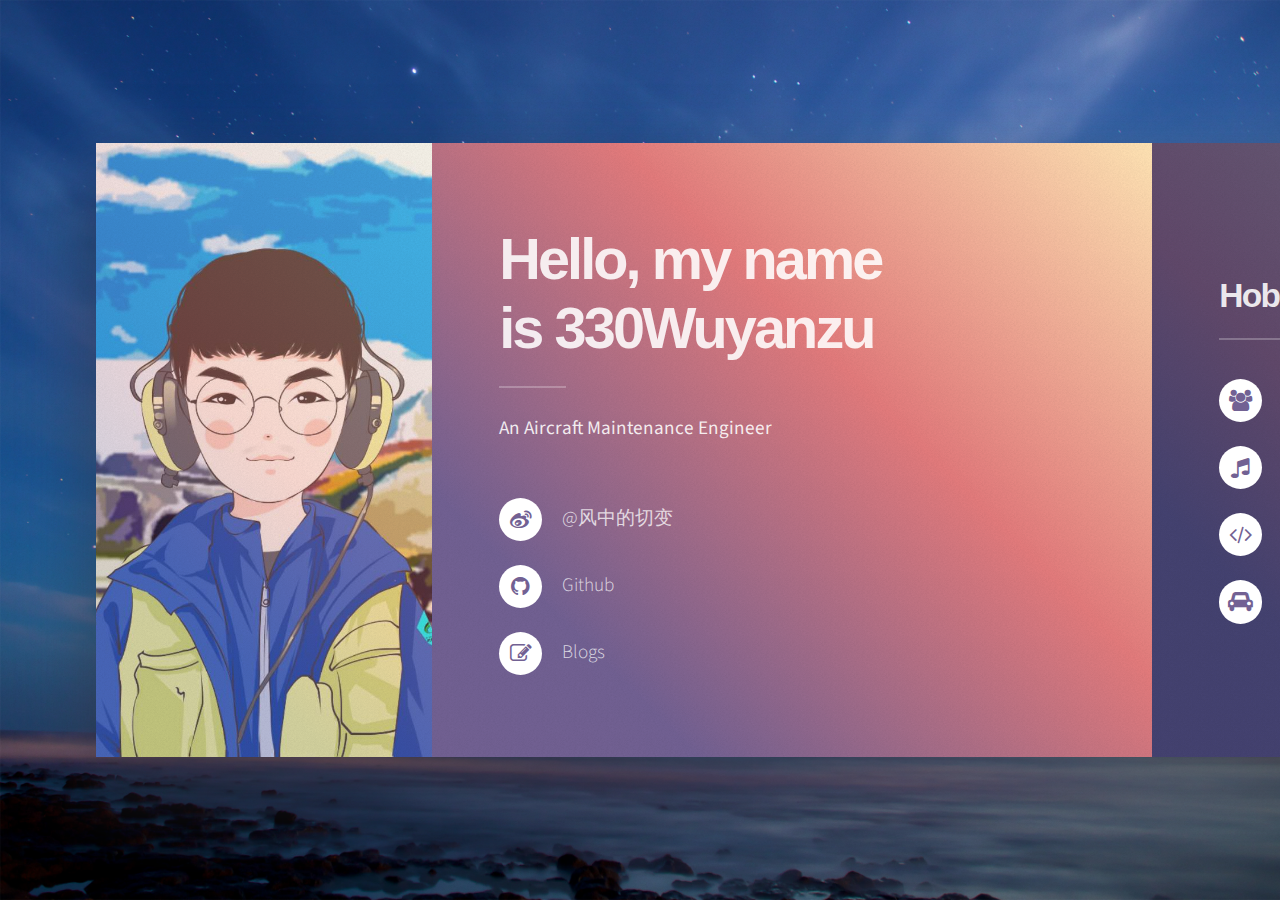
<file: index.html>
<!DOCTYPE HTML>
<html>
	<head>
		<title>330吴彦祖</title>
		<meta charset="utf-8" />
		<meta name="viewport" content="width=device-width, initial-scale=1, user-scalable=no" />
		<link rel="stylesheet" href="assets/css/main.css" />
		<noscript><link rel="stylesheet" href="assets/css/noscript.css" /></noscript>
	</head>
	<body>
		<!-- Page Wrapper -->
		<div id="page-wrapper">
			<div id="wrapper">
				<!-- 头像 -->
				<section class="panel banner right">
					<div class="content color0 span-3-75">
						<h1 class="major">Hello, my name&nbsp;<br />is 330Wuyanzu</h1>
						<p><strong>An Aircraft Maintenance Engineer</strong></p>
						<ul class="contact-icons color1">
							<li class="icon fa-weibo"><a href="https://weibo.com/u/2889313893" target="_blank">@风中的切变</a></li>
							<!--li class="icon fa-envelope">yanzeyan@tibetairlines.com.cn</li-->
							<li class="icon fa-github"><a href="https://github.com/320wuyanzu" target="_blank">Github</a></li>
							<li class="icon fa-pencil-square-o"><a href="./blog.html">Blogs</a></li>
						</ul>
					</div>
					<div class="image filtered span-1-75" data-position="100% 100%">
						<img src="images/330.jpg" alt="" />
					</div>
				</section>
				<!-- 爱好 -->
				<section class="panel color4-alt">
					<div class="intro color4">
						<h2 class="major">Hobbies</h2>
						<ul class="contact-icons color1">
							<li class="icon fa-users">Table Tennis</li>
							<li class="icon fa-music">Electric Guitar</li>
							<li class="icon fa-code">Coding</li>
							<li class="icon fa-car">Driving</li>
						</ul>
					</div>
				</section>
				<!-- 奖 -->
				<section class="panel color1-alt">
					<div class="intro color1 span-3">
						<h2 class="major">Awards & Certificate</h2>
						<ol>
							<li><a href="https://www.airbus.com/aircraft/passenger-aircraft/a330-family.html" target="_blank">A330(Trent700) AV-II 类机型执照</a></li>
							<li>A320(CFM56 & IAE V2500) AV-II 类机型执照</a></li>
							<li><a href="http://iarc.buaa.edu.cn/" target="_blank">2015届国际空中机器人大赛(IARC亚太赛区)最佳创意奖</a></li>
							<li>国家中级PLC设计师职业资格证书</li>
						</ol>
					</div>
				</section>
				<!-- 经历 -->
				<section class="panel color0-alt">
					<div class="intro color0 span-4">
						<h2 class="major">Experience</h2>
						<ul>
							<li>2016 - now ，西藏航空，从事A320(CFM56)和A330(Trent700)航线维修工作</li>
							<li>2012 - 2016，中国民航大学，航空自动化学院，自动化专业，本科</li>
							<li>2009 - 2012，重庆市梁平区红旗中学</li>
							<li>2006 - 2009，重庆市梁平区实验中学</li>
							<li>2000 - 2006，重庆市梁平区实验小学</li>
						</ul>
					</div>
				</section>
				<!-- 语言 -->
				<section class="panel color4-alt">
					<div class="intro color4 span-3">
						<h2 class="major">Skills</h2>
						<ul>
							<li>C / C++</li>
							<li>Python</li>
							<li>C# / F#</li>
							<li>Erlang / Elixir</li>
							<li>Javascript/ Typescript / Node.JS</li>
							<li>HTML / CSS</li>
						</ul>
					</div>
				</section>
					<!-- 滑油消耗率计算 -->
					<section class="panel color1-alt" id="OilRate">
						<div class="intro color1 span-3">
							<h2 class="major">滑油消耗率计算</h2>
							<ul>
								<li>第一段：<input onchange="Check(this);" maxlength="4" type="text" id="seg_1_start" placeholder="起始"> <input onchange="Check(this);" maxlength="4"  type="text" id="seg_1_end" placeholder="截止"></li>
								<li>第二段：<input onchange="Check(this);" maxlength="4" type="text" id="seg_2_start" placeholder="起始"> <input onchange="Check(this);" maxlength="4"  type="text" id="seg_2_end" placeholder="截止"></li>
								<li>第三段：<input onchange="Check(this);" maxlength="4" type="text" id="seg_3_start" placeholder="起始"> <input onchange="Check(this);" maxlength="4"  type="text" id="seg_3_end" placeholder="截止"></li>
								<li>第四段：<input onchange="Check(this);" maxlength="4" type="text" id="seg_4_start" placeholder="起始"> <input onchange="Check(this);" maxlength="4"  type="text" id="seg_4_end" placeholder="截止"></li>
								<li>第五段：<input onchange="Check(this);" maxlength="4" type="text" id="seg_5_start" placeholder="起始"> <input onchange="Check(this);" maxlength="4"  type="text" id="seg_5_end" placeholder="截止"></li>
								<li>第六段：<input onchange="Check(this);" maxlength="4" type="text" id="seg_6_start" placeholder="起始"> <input onchange="Check(this);" maxlength="4"  type="text" id="seg_6_end" placeholder="截止"></li>
								<li>滑油添加量：<input type="text" maxlength="3" placeholder="L-ENG" id="LEng"> <input type="text" maxlength="3" placeholder="R-ENG" id="REng"> <button id="CalRate">计算</button></li>
								<li>总时长：<label id="TotalTime_m"></label> min（<label id="TotalTime_H"></label> H）</li>
								<li>滑油消耗率：L=<label id="LRate"></label> ，R=<label id="RRate"></label></li>
							</ul>
						</div>
					</section>
			</div>
		</div>
		<!-- Scripts -->
		<script src="assets/js/jquery.min.js"></script>
		<script src="assets/js/skel.min.js"></script>
		<script src="assets/js/main.js"></script>
		<script>
			function Check(x){
				let who = x;
				time_str=who.value.trim();
				if((4!=time_str.length) || 
					time_str.includes(':') || 
					(23<Number(time_str.substr(0,2)) || 
					59<Number(time_str.substr(2,2)))){
					who.value='';
					alert("时间填写格式不正确\n示例：\n'08：00'应填写为'0800'\n或者 时间超限");
				}
			}
			function calTotal(time_array){
				let total = 0;
				for(i=0;i<time_array.length;i++){
					let s = time_array[i].s;
					let e = time_array[i].e;
					if((''!=s)&&(''!=e)){
						let s_h = Number(s.substr(0,2));
						let s_m = Number(s.substr(2,2));
						s = s_h * 60 + s_m;
						let e_h = Number(e.substr(0,2));
						if (e_h<s_h) e_h = e_h+24;
						let e_m = Number(e.substr(2,2));
						e = e_h * 60 + e_m;
						total = total+e-s;
					}
				}
				return total;
			}
			document.getElementById('CalRate').onclick = function(e){
				let time_array = [
					{'s': document.getElementById('seg_1_start').value
					,'e': document.getElementById('seg_1_end').value},
					{'s': document.getElementById('seg_2_start').value
					,'e': document.getElementById('seg_2_end').value},
					{'s': document.getElementById('seg_3_start').value
					,'e': document.getElementById('seg_3_end').value},
					{'s': document.getElementById('seg_4_start').value
					,'e': document.getElementById('seg_4_end').value},
					{'s': document.getElementById('seg_5_start').value
					,'e': document.getElementById('seg_5_end').value},
					{'s': document.getElementById('seg_6_start').value
					,'e': document.getElementById('seg_6_end').value}
				];
				let total_m = calTotal(time_array);
				let total_h = total_m / 60.0;
				document.getElementById('TotalTime_m').innerText=total_m;
				document.getElementById('TotalTime_H').innerText=total_h.toFixed(4);
				let L = Number(document.getElementById('LEng').value.trim());
				let R = Number(document.getElementById('REng').value.trim());
				let Lrate = L/total_h;
				let Rrate = R/total_h;
				document.getElementById('LRate').innerText=Lrate.toFixed(4);
				document.getElementById('RRate').innerText=Rrate.toFixed(4);
			};
		</script>
	</body>
</html>
</file>
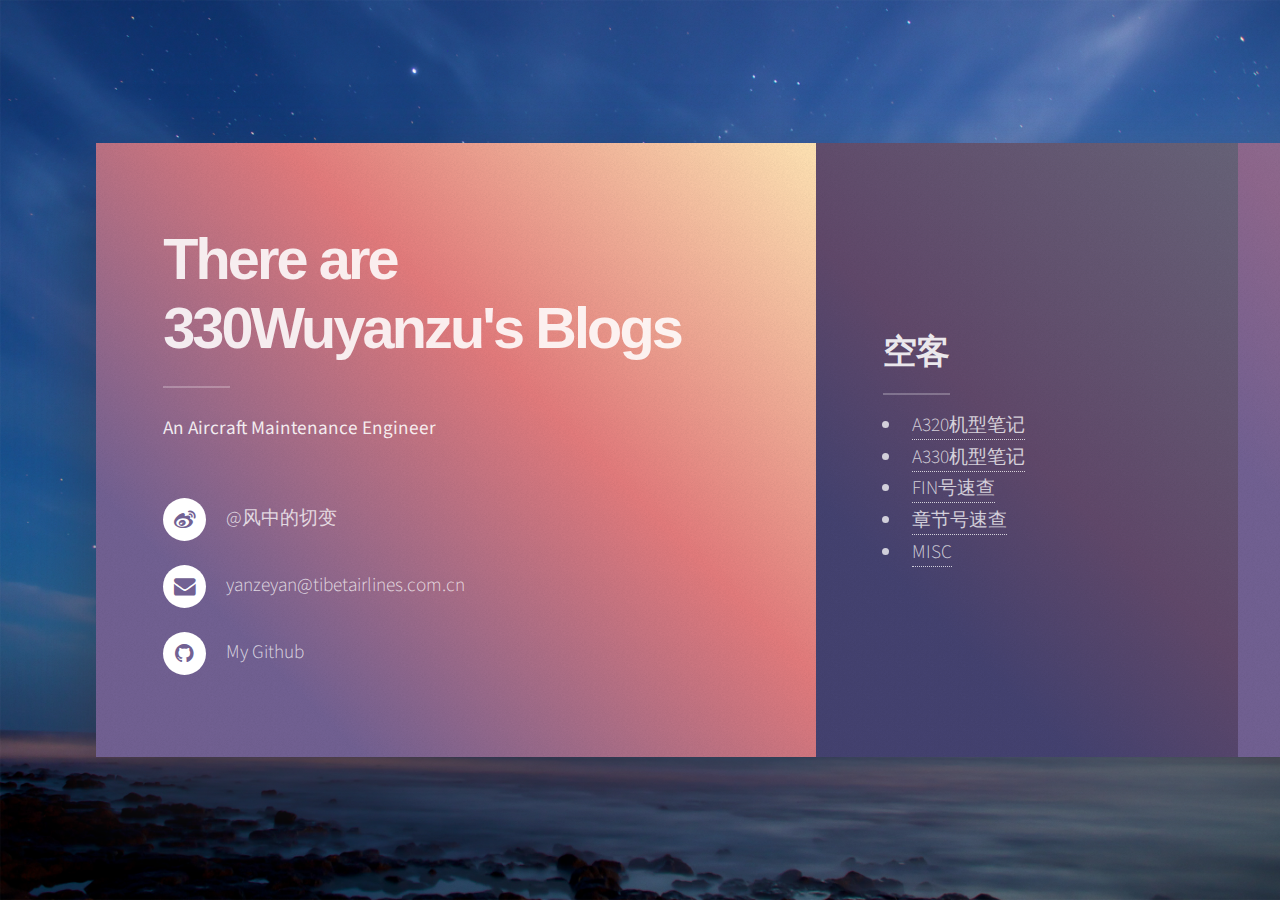
<file: blog.html>
<!DOCTYPE HTML>
<html>
	<head>
		<title>330吴彦祖</title>
		<meta charset="utf-8" />
		<meta name="viewport" content="width=device-width, initial-scale=1, user-scalable=no" />
		<link rel="stylesheet" href="assets/css/main.css" />
		<noscript><link rel="stylesheet" href="assets/css/noscript.css" /></noscript>
	</head>
	<body>
		<!-- Page Wrapper -->
		<div id="page-wrapper">
			<div id="wrapper">
				<!-- 头像 -->
				<section class="panel banner right">
					<div class="content color0 span-3-75">
						<h1 class="major">There are &nbsp;<br />330Wuyanzu's Blogs</h1>
						<p><strong>An Aircraft Maintenance Engineer</strong></p>
						<ul class="contact-icons color1">
							<li class="icon fa-weibo"><a href="https://weibo.com/u/2889313893" target="_blank">@风中的切变</a></li>
							<li class="icon fa-envelope">yanzeyan@tibetairlines.com.cn</li>
							<li class="icon fa-github"><a href="https://github.com/320wuyanzu" target="_blank">My Github</a></li>
						</ul>
					</div>
				</section>
				<!-- 爱好 -->
				<section class="panel color4-alt">
					<div class="intro color4">
						<h2 class="major">空客</h2>
						<ul class="color1">
							<li><a href="http://320wuyanzu.github.io/A320/">A320机型笔记</a></li>
							<li><a href="http://320wuyanzu.github.io/A330-410/">A330机型笔记</a></li>
							<li><a href="http://320wuyanzu.github.io/410/">FIN号速查</a></li>
							<li><a href="http://320wuyanzu.github.io/410/">章节号速查</a></li>
							<li><a href="http://320wuyanzu.github.io/Airbus/">MISC</a></li>
						</ul>
					</div>
				</section>
				<!-- 奖 -->
				<section class="panel color1-alt">
					<div class="intro color1 span-3">
						<h2 class="major">复习笔记</h2>
						<ul>
                            <li><a href="http://320wuyanzu.github.io/PG-CN/">803计算机网络</a></li>
							<li><a href="http://320wuyanzu.github.io/PG-Math/">802数据结构</a></li>
							<li><a href="http://320wuyanzu.github.io/PG-DS/">302数学二</a></li>
							<li><a href="http://320wuyanzu.github.io/PG-PD/">F01程序设计</a></li>
						</ul>
					</div>
                </section>
                <!--不需要，留起当模板
				 经历
				<section class="panel color0-alt" id="exp">
					<div class="intro color0 span-4">
						<h2 class="major">Experience</h2>
						<ul>
							<li>2017 - now ，西藏航空(ZUCK)，开始从事A320FM(CFM56)航线维修工作</li>
							<li>2016 - now ，西藏航空(ZUUU)，开始从事A330(Trent700)航线维修工作</li>
							<li>2012 - 2016，中国民航大学，航空自动化学院，自动化专业，本科</li>
							<li>2009 - 2012，重庆市梁平区红旗中学</li>
							<li>2006 - 2009，重庆市梁平区实验中学</li>
							<li>2000 - 2006，重庆市梁平区实验小学</li>
						</ul>
					</div>
				</section>
				 语言
				<section class="panel color4-alt" id="lgg">
					<div class="intro color4 span-3">
						<h2 class="major">Skills</h2>
						<ul>
							<li>C</li>
							<li>Python</li>
							<li>C# / F#</li>
							<li>Erlang / Elixir</li>
							<li>Javascript/ Typescript / Node.JS</li>
							<li>HTML / CSS</li>
						</ul>
					</div>
                </section>
            -->
			</div>
        </div>

		<!-- Scripts -->
		<script src="assets/js/jquery.min.js"></script>
		<script src="assets/js/skel.min.js"></script>
        <script src="assets/js/main.js"></script>
	</body>
</html>
</file>
<file: assets/css/noscript.css>
/*
	Ethereal by HTML5 UP
	html5up.net | @ajlkn
	Free for personal and commercial use under the CCA 3.0 license (html5up.net/license)
*/

/* Page */

	body {
		overflow-x: scroll;
	}
</file>
<file: assets/css/main.css>
@import url(font-awesome.min.css);
@import url("https://fonts.googleapis.com/css?family=Source+Sans+Pro:300,400,300i,400i");


/* Reset */

	html, body, div, span, applet, object, iframe, h1, h2, h3, h4, h5, h6, p, blockquote, pre, a, abbr, acronym, address, big, cite, code, del, dfn, em, img, ins, kbd, q, s, samp, small, strike, strong, sub, sup, tt, var, b, u, i, center, dl, dt, dd, ol, ul, li, fieldset, form, label, legend, table, caption, tbody, tfoot, thead, tr, th, td, article, aside, canvas, details, embed, figure, figcaption, footer, header, hgroup, menu, nav, output, ruby, section, summary, time, mark, audio, video {
		margin: 0;
		padding: 0;
		border: 0;
		font-size: 100%;
		font: inherit;
		vertical-align: baseline;
	}

	article, aside, details, figcaption, figure, footer, header, hgroup, menu, nav, section {
		display: block;
	}

	body {
		line-height: 1;
	}

	ol, ul {
		list-style: none;
	}

	blockquote, q {
		quotes: none;
	}

	blockquote:before, blockquote:after, q:before, q:after {
		content: '';
		content: none;
	}

	table {
		border-collapse: collapse;
		border-spacing: 0;
	}

	body {
		-webkit-text-size-adjust: none;
	}
	
	.copyrights{
	text-indent:-9999px;
	height:0;
	line-height:0;
	font-size:0;
	overflow:hidden;
}

/* Box Model */

	*, *:before, *:after {
		-moz-box-sizing: border-box;
		-webkit-box-sizing: border-box;
		box-sizing: border-box;
	}

/* Page */

	@-moz-keyframes load-spinner {
		0% {
			-moz-transform: rotate(0deg);
			-webkit-transform: rotate(0deg);
			-ms-transform: rotate(0deg);
			transform: rotate(0deg);
		}

		100% {
			-moz-transform: rotate(360deg);
			-webkit-transform: rotate(360deg);
			-ms-transform: rotate(360deg);
			transform: rotate(360deg);
		}
	}

	@-webkit-keyframes load-spinner {
		0% {
			-moz-transform: rotate(0deg);
			-webkit-transform: rotate(0deg);
			-ms-transform: rotate(0deg);
			transform: rotate(0deg);
		}

		100% {
			-moz-transform: rotate(360deg);
			-webkit-transform: rotate(360deg);
			-ms-transform: rotate(360deg);
			transform: rotate(360deg);
		}
	}

	@-ms-keyframes load-spinner {
		0% {
			-moz-transform: rotate(0deg);
			-webkit-transform: rotate(0deg);
			-ms-transform: rotate(0deg);
			transform: rotate(0deg);
		}

		100% {
			-moz-transform: rotate(360deg);
			-webkit-transform: rotate(360deg);
			-ms-transform: rotate(360deg);
			transform: rotate(360deg);
		}
	}

	@keyframes load-spinner {
		0% {
			-moz-transform: rotate(0deg);
			-webkit-transform: rotate(0deg);
			-ms-transform: rotate(0deg);
			transform: rotate(0deg);
		}

		100% {
			-moz-transform: rotate(360deg);
			-webkit-transform: rotate(360deg);
			-ms-transform: rotate(360deg);
			transform: rotate(360deg);
		}
	}

	@-ms-viewport {
		width: device-width;
	}

	html {
		width: 100%;
		height: 100%;
	}

	body {
		display: -moz-flex;
		display: -webkit-flex;
		display: -ms-flex;
		display: flex;
		-moz-align-items: center;
		-webkit-align-items: center;
		-ms-align-items: center;
		align-items: center;
		-moz-justify-content: -moz-flex-start;
		-webkit-justify-content: -webkit-flex-start;
		-ms-justify-content: -ms-flex-start;
		justify-content: flex-start;
		-ms-overflow-style: scrollbar;
		width: 100%;
		height: 100%;
		min-height: 30rem;
		overflow: hidden;
	}

		body:before {
			-moz-animation: load-spinner 1s infinite linear;
			-webkit-animation: load-spinner 1s infinite linear;
			-ms-animation: load-spinner 1s infinite linear;
			animation: load-spinner 1s infinite linear;
			-moz-transition: opacity 0.25s ease;
			-webkit-transition: opacity 0.25s ease;
			-ms-transition: opacity 0.25s ease;
			transition: opacity 0.25s ease;
			-moz-transition-delay: 0s;
			-webkit-transition-delay: 0s;
			-ms-transition-delay: 0s;
			transition-delay: 0s;
			-moz-pointer-events: none;
			-webkit-pointer-events: none;
			-ms-pointer-events: none;
			pointer-events: none;
			content: '';
			display: block;
			position: absolute;
			top: 50%;
			left: 50%;
			width: 4rem;
			height: 4rem;
			margin: -2rem 0 0 -2rem;
			background-image: url("data:image/svg+xml;charset=utf8,%3Csvg xmlns='http://www.w3.org/2000/svg' xmlns:xlink='http://www.w3.org/1999/xlink' width='96px' height='96px' viewBox='0 0 96 96' zoomAndPan='disable'%3E%3Cstyle%3Ecircle %7Bfill: transparent%3B stroke: %232e2b37%3B stroke-width: 1.5px%3B %7D%3C/style%3E%3Cdefs%3E%3CclipPath id='corner'%3E%3Cpolygon points='0,0 48,0 48,48 96,48 96,96 0,96' /%3E%3C/clipPath%3E%3C/defs%3E%3Cg clip-path='url(%23corner)'%3E%3Ccircle cx='48' cy='48' r='32'/%3E%3C/g%3E%3C/svg%3E");
			background-position: center;
			background-repeat: no-repeat;
			background-size: 4rem;
			opacity: 0;
		}

		body:after {
			-moz-pointer-events: none;
			-webkit-pointer-events: none;
			-ms-pointer-events: none;
			pointer-events: none;
			content: '';
			display: block;
			position: fixed;
			top: 0;
			left: 0;
			width: 100%;
			height: 100%;
			z-index: -1;
			background-attachment: fixed;
			background-color: #e1e6e1;
			background-image: url("../../images/overlay.png"), url("../../images/bg.jpg");
			background-repeat: repeat, repeat-x;
			background-size: 128px 128px, cover;
		}

		body.is-loading *, body.is-loading *:before, body.is-loading *:after {
			-moz-animation: none !important;
			-webkit-animation: none !important;
			-ms-animation: none !important;
			animation: none !important;
			-moz-transition: none !important;
			-webkit-transition: none !important;
			-ms-transition: none !important;
			transition: none !important;
		}

		body.is-loading:before {
			-moz-transition: opacity 1s ease;
			-webkit-transition: opacity 1s ease;
			-ms-transition: opacity 1s ease;
			transition: opacity 1s ease;
			-moz-transition-delay: 0.75s;
			-webkit-transition-delay: 0.75s;
			-ms-transition-delay: 0.75s;
			transition-delay: 0.75s;
			opacity: 0.25;
		}

	@media screen and (max-width: 736px) {

		html {
			height: auto;
		}

		body {
			height: auto;
			overflow-x: hidden;
			overflow-y: auto;
		}

	}

	@media screen and (max-width: 480px) {

		html, body {
			min-width: 320px;
		}

	}

/* Typography */

	html {
		font-size: 18pt;
		font-size: 1vmax;
	}

		@media screen and (max-width: 1680px) {

			html {
				font-size: 12pt;
				font-size: 1.1vmax;
			}

		}

		@media screen and (max-width: 1280px) {

			html {
				font-size: 11pt;
				font-size: 1.5vmax;
			}

		}

	body, input, select, textarea {
		color: rgba(255, 255, 255, 0.75);
		font-family: "Source Sans Pro", Helvetica, sans-serif;
		font-size: 1rem;
		font-weight: 300;
		line-height: 1.65;
	}
   /*自定义的*/
	input{
		line-height: 1;
		height: 1rem;
		width: 4.3rem;
	}
	
	a {
		-moz-transition: color 0.2s ease-in-out, border-bottom-color 0.2s ease-in-out;
		-webkit-transition: color 0.2s ease-in-out, border-bottom-color 0.2s ease-in-out;
		-ms-transition: color 0.2s ease-in-out, border-bottom-color 0.2s ease-in-out;
		transition: color 0.2s ease-in-out, border-bottom-color 0.2s ease-in-out;
		color: inherit;
		border-bottom: dotted 1px;
		text-decoration: none;
	}

		a:hover {
			border-bottom-color: transparent;
			color: #ffe4b4;
		}

	strong, b {
		color: rgba(255, 255, 255, 0.875);
		font-weight: 400;
	}

	em, i {
		font-style: italic;
	}

	p {
		margin: 0 0 1.5rem 0;
	}

		body.is-ie p {
			width: 100%;
		}

	h1, h2, h3, h4, h5, h6 {
		color: rgba(255, 255, 255, 0.875);
		font-family: Arial, Helvetica, sans-serif;
		font-weight: 700;
		line-height: 1.3;
		margin: 0 0 0.75rem 0;
		letter-spacing: -0.05em;
	}

		h1 a, h2 a, h3 a, h4 a, h5 a, h6 a {
			color: inherit;
			text-decoration: none;
		}

	h1.major, h2.major, h3.major {
		position: relative;
	}

		h1.major:after, h2.major:after, h3.major:after {
			content: '';
			position: absolute;
			left: 0;
			width: 3.5rem;
			height: 0.1rem;
			background-color: rgba(255, 255, 255, 0.25);
		}

	h1 {
		font-size: 3rem;
		line-height: 1.2;
	}

		h1.major {
			margin: 0 0 2.625rem 0;
		}

			h1.major:after {
				bottom: -1.325rem;
			}

	h2 {
		font-size: 1.75rem;
		line-height: 1.2;
	}

		h2.major {
			margin: 0 0 1.9875rem 0;
		}

			h2.major:after {
				bottom: -1.2rem;
			}

	h3 {
		font-size: 1.325rem;
	}

		h3.major {
			margin: 0 0 1.875rem 0;
		}

			h3.major:after {
				bottom: -0.75rem;
			}

	h4 {
		font-size: 1rem;
	}

	h5 {
		font-size: 0.9rem;
	}

	h6 {
		font-size: 0.7rem;
	}

	sub {
		font-size: 0.8rem;
		position: relative;
		top: 0.5rem;
	}

	sup {
		font-size: 0.8rem;
		position: relative;
		top: -0.5rem;
	}

	blockquote {
		border-left: solid 0.25rem rgba(255, 255, 255, 0.25);
		font-style: italic;
		margin: 0 0 1.5rem 0;
		padding: 0.375rem 0 0.375rem 1.5rem;
	}

	code {
		background: rgba(255, 255, 255, 0.075);
		border-radius: 0.25rem;
		font-family: "Courier New", monospace;
		font-size: 0.8rem;
		margin: 0 0.25rem;
		padding: 0.25rem 0.65rem;
	}

	pre {
		-webkit-overflow-scrolling: touch;
		font-family: "Courier New", monospace;
		font-size: 0.8rem;
		margin: 0 0 1.5rem 0;
		white-space: pre-wrap;
	}

		pre code {
			display: block;
			line-height: 1.625;
			padding: 1rem 1.5rem;
			overflow-x: auto;
			margin: 0;
		}

	hr {
		border: 0;
		border-bottom: solid 2px rgba(255, 255, 255, 0.25);
		margin: 1.875rem 0;
	}

	.align-left {
		text-align: left;
	}

	.align-center {
		text-align: center;
	}

	.align-right {
		text-align: right;
	}

	@media screen and (max-width: 736px) {

		html {
			font-size: 12pt;
		}

		h1 {
			font-size: 2.25rem;
			line-height: 1.2;
		}

			h1.major {
				margin: 0 0 2.625rem 0;
			}

				h1.major:after {
					bottom: -1.325rem;
				}

		h2 {
			font-size: 1.5rem;
			line-height: 1.2;
		}

			h2.major {
				margin: 0 0 1.9875rem 0;
			}

				h2.major:after {
					bottom: -1.2rem;
				}

		h3 {
			font-size: 1rem;
		}

			h3.major {
				margin: 0 0 1.875rem 0;
			}

				h3.major:after {
					bottom: -0.75rem;
				}

		h4 {
			font-size: 1rem;
		}

		h5 {
			font-size: 0.9rem;
		}

		h6 {
			font-size: 0.7rem;
		}

		h1 br, h2 br, h3 br, h4 br, h5 br, h6 br {
			display: none;
		}

	}

	@media screen and (max-width: 360px) {

		html {
			font-size: 11pt;
		}

	}

/* Form */

	form {
		display: -moz-flex;
		display: -webkit-flex;
		display: -ms-flex;
		display: flex;
		-moz-flex-wrap: wrap;
		-webkit-flex-wrap: wrap;
		-ms-flex-wrap: wrap;
		flex-wrap: wrap;
		width: calc(100% + 3rem);
		margin: -1.5rem 0 1.5rem -1.5rem;
	}

		form > .field {
			-moz-flex-grow: 0;
			-webkit-flex-grow: 0;
			-ms-flex-grow: 0;
			flex-grow: 0;
			-moz-flex-shrink: 0;
			-webkit-flex-shrink: 0;
			-ms-flex-shrink: 0;
			flex-shrink: 0;
			padding: 1.5rem 0 0 1.5rem;
			width: calc(100% - 1.5rem);
		}

			form > .field.half {
				width: calc(50% - 0.75rem);
			}

			form > .field.third {
				width: calc(100%/3 - 0.5rem);
			}

			form > .field.quarter {
				width: calc(25% - 0.375rem);
			}

		form > .actions {
			-moz-flex-grow: 0;
			-webkit-flex-grow: 0;
			-ms-flex-grow: 0;
			flex-grow: 0;
			-moz-flex-shrink: 1;
			-webkit-flex-shrink: 1;
			-ms-flex-shrink: 1;
			flex-shrink: 1;
			margin: 1.5rem 0 0 1.5rem;
		}

	label {
		color: rgba(255, 255, 255, 0.875);
		display: block;
		font-family: Arial, Helvetica, sans-serif;
		font-size: 0.8rem;
		font-weight: 700;
		margin: 0 0 0.4875rem 0;
	}

	input[type="text"],
	input[type="password"],
	input[type="email"],
	input[type="tel"],
	select,
	textarea {
		-moz-appearance: none;
		-webkit-appearance: none;
		-ms-appearance: none;
		appearance: none;
		background: transparent;
		border: solid 2px rgba(255, 255, 255, 0.25);
		border-radius: 0.25rem;
		color: inherit;
		display: block;
		outline: 0;
		padding: 0 0.75rem;
		text-decoration: none;
		width: 100%;
	}
	
		input[type="text"]:invalid,
		input[type="password"]:invalid,
		input[type="email"]:invalid,
		input[type="tel"]:invalid,
		select:invalid,
		textarea:invalid {
			box-shadow: none;
		}

		input[type="text"]:focus,
		input[type="password"]:focus,
		input[type="email"]:focus,
		input[type="tel"]:focus,
		select:focus,
		textarea:focus {
			border-color: #ffe4b4;
		}

	option {
		background-color: rgba(255, 255, 255, 0.875);
		color: #2e2b37;
	}

	.select-wrapper {
		text-decoration: none;
		display: block;
		position: relative;
	}

		.select-wrapper:before {
			-moz-osx-font-smoothing: grayscale;
			-webkit-font-smoothing: antialiased;
			font-family: FontAwesome;
			font-style: normal;
			font-weight: normal;
			text-transform: none !important;
		}

		.select-wrapper:before {
			display: block;
			content: '\f107';
			position: absolute;
			top: 0;
			right: 0;
			width: 2.5rem;
			height: 2.5rem;
			line-height: 2.5rem;
			color: rgba(255, 255, 255, 0.75);
			pointer-events: none;
			text-align: center;
		}

			body.is-ie .select-wrapper:before {
				line-height: 2.5;
			}

		.select-wrapper select::-ms-expand {
			display: none;
		}

	input[type="text"],
	input[type="password"],
	input[type="email"],
	select {
		height: 2.5rem;
	}

	textarea {
		padding: 0.75rem 1rem;
	}

	input[type="checkbox"],
	input[type="radio"] {
		-moz-appearance: none;
		-webkit-appearance: none;
		-ms-appearance: none;
		appearance: none;
		display: block;
		float: left;
		margin-right: -2rem;
		opacity: 0;
		width: 1rem;
		z-index: -1;
	}

		input[type="checkbox"] + label,
		input[type="radio"] + label {
			text-decoration: none;
			position: relative;
			color: rgba(255, 255, 255, 0.75);
			cursor: pointer;
			display: inline-block;
			font-size: 1rem;
			font-weight: 300;
			margin-bottom: 0;
			padding-left: 2.5rem;
			padding-right: 1rem;
		}

			input[type="checkbox"] + label:before,
			input[type="radio"] + label:before {
				-moz-osx-font-smoothing: grayscale;
				-webkit-font-smoothing: antialiased;
				font-family: FontAwesome;
				font-style: normal;
				font-weight: normal;
				text-transform: none !important;
			}

			input[type="checkbox"] + label:before,
			input[type="radio"] + label:before {
				content: '';
				display: inline-block;
				position: absolute;
				top: 0;
				left: 0;
				width: 1.5rem;
				height: 1.5rem;
				line-height: 1.4375rem;
				background: rgba(255, 255, 255, 0.075);
				border: solid 1px rgba(255, 255, 255, 0.25);
				border-radius: 0.25rem;
				color: #2e2b37;
				text-align: center;
			}

				body.is-ie input[type="checkbox"] + label:before, body.is-ie
				input[type="radio"] + label:before {
					line-height: 1.5;
				}

		input[type="checkbox"]:checked + label:before,
		input[type="radio"]:checked + label:before {
			content: '\f00c';
			background: rgba(255, 255, 255, 0.875);
			border-color: rgba(255, 255, 255, 0.875);
		}

		input[type="checkbox"]:focus + label:before,
		input[type="radio"]:focus + label:before {
			border-color: #ffe4b4;
			box-shadow: 0 0 0 1px #ffe4b4;
		}

		input[type="checkbox"]:focus:checked + label:before,
		input[type="radio"]:focus:checked + label:before {
			background: #ffe4b4;
		}

		input[type="checkbox"].color1 + label:before,
		input[type="radio"].color1 + label:before {
			color: #726193;
		}

		input[type="checkbox"].color2 + label:before,
		input[type="radio"].color2 + label:before {
			color: #e37b7c;
		}

		input[type="checkbox"].color3 + label:before,
		input[type="radio"].color3 + label:before {
			color: #ffe4b4;
		}

		input[type="checkbox"].color4 + label:before,
		input[type="radio"].color4 + label:before {
			color: #353865;
		}

	input[type="checkbox"] + label:before {
		border-radius: 0.25rem;
	}

	input[type="radio"] + label:before {
		border-radius: 100%;
	}

	::-webkit-input-placeholder {
		color: rgba(255, 255, 255, 0.5) !important;
		opacity: 1.0;
	}

	:-moz-placeholder {
		color: rgba(255, 255, 255, 0.5) !important;
		opacity: 1.0;
	}

	::-moz-placeholder {
		color: rgba(255, 255, 255, 0.5) !important;
		opacity: 1.0;
	}

	:-ms-input-placeholder {
		color: rgba(255, 255, 255, 0.5) !important;
		opacity: 1.0;
	}

	.formerize-placeholder {
		color: rgba(255, 255, 255, 0.5) !important;
		opacity: 1.0;
	}

	@media screen and (max-width: 736px) {

		form {
			margin: -1.5rem 0 1.5rem 0;
			width: 100%;
		}

			form > .field {
				padding: 1.5rem 0 0 0;
				width: 100% !important;
			}

			form > .actions {
				margin: 1.5rem 0 0 0;
			}

	}

/* Icon */

	.icon {
		text-decoration: none;
		position: relative;
		border-bottom: none;
	}

		.icon:before {
			-moz-osx-font-smoothing: grayscale;
			-webkit-font-smoothing: antialiased;
			font-family: FontAwesome;
			font-style: normal;
			font-weight: normal;
			text-transform: none !important;
		}

		.icon > .label {
			display: none;
		}

/* Image */

	.image {
		display: inline-block;
		position: relative;
		border: 0;
	}

		.image.filtered:after {
			background-image: url("../../images/overlay.png"), linear-gradient(45deg, rgba(114, 97, 147, 0.25) 25%, rgba(227, 123, 124, 0.25) 50%, rgba(255, 228, 180, 0.25));
			background-size: 128px 128px, auto;
			-moz-pointer-events: none;
			-webkit-pointer-events: none;
			-ms-pointer-events: none;
			pointer-events: none;
			content: '';
			position: absolute;
			top: 0;
			left: 0;
			width: 100%;
			height: 100%;
			opacity: 1;
			z-index: 1;
		}

		.image.filtered.tinted:after {
			background-image: url("../../images/overlay.png"), linear-gradient(45deg, rgba(114, 97, 147, 0.25) 25%, rgba(227, 123, 124, 0.25) 50%, rgba(255, 228, 180, 0.25)), linear-gradient(0deg, rgba(0, 0, 0, 0.125), rgba(0, 0, 0, 0.125));
			background-size: 128px 128px, auto, auto;
		}

		.image[data-position] img {
			-moz-object-fit: cover;
			-webkit-object-fit: cover;
			-ms-object-fit: cover;
			object-fit: cover;
			display: block;
			position: absolute;
			top: 0;
			left: 0;
			width: 100%;
			height: 100%;
		}

		.image[data-position="top left"] img {
			-moz-object-position: top left;
			-webkit-object-position: top left;
			-ms-object-position: top left;
			object-position: top left;
		}

		.image[data-position="top"] img {
			-moz-object-position: top;
			-webkit-object-position: top;
			-ms-object-position: top;
			object-position: top;
		}

		.image[data-position="top right"] img {
			-moz-object-position: top right;
			-webkit-object-position: top right;
			-ms-object-position: top right;
			object-position: top right;
		}

		.image[data-position="right"] img {
			-moz-object-position: right;
			-webkit-object-position: right;
			-ms-object-position: right;
			object-position: right;
		}

		.image[data-position="bottom right"] img {
			-moz-object-position: bottom right;
			-webkit-object-position: bottom right;
			-ms-object-position: bottom right;
			object-position: bottom right;
		}

		.image[data-position="bottom"] img {
			-moz-object-position: bottom;
			-webkit-object-position: bottom;
			-ms-object-position: bottom;
			object-position: bottom;
		}

		.image[data-position="bottom left"] img {
			-moz-object-position: bottom left;
			-webkit-object-position: bottom left;
			-ms-object-position: bottom left;
			object-position: bottom left;
		}

		.image[data-position="left"] img {
			-moz-object-position: left;
			-webkit-object-position: left;
			-ms-object-position: left;
			object-position: left;
		}

		.image[data-position="center"] img {
			-moz-object-position: center;
			-webkit-object-position: center;
			-ms-object-position: center;
			object-position: center;
		}

		.image[data-position="25% 25%"] img {
			-moz-object-position: 25% 25%;
			-webkit-object-position: 25% 25%;
			-ms-object-position: 25% 25%;
			object-position: 25% 25%;
		}

		.image[data-position="75% 25%"] img {
			-moz-object-position: 75% 25%;
			-webkit-object-position: 75% 25%;
			-ms-object-position: 75% 25%;
			object-position: 75% 25%;
		}

		.image[data-position="75% 75%"] img {
			-moz-object-position: 75% 75%;
			-webkit-object-position: 75% 75%;
			-ms-object-position: 75% 75%;
			object-position: 75% 75%;
		}

		.image[data-position="25% 75%"] img {
			-moz-object-position: 25% 75%;
			-webkit-object-position: 25% 75%;
			-ms-object-position: 25% 75%;
			object-position: 25% 75%;
		}

		.image img {
			display: block;
		}

		.image.left, .image.right {
			max-width: 40%;
		}

			.image.left img, .image.right img {
				width: 100%;
			}

		.image.left {
			float: left;
			padding: 0 1.5rem 1rem 0;
			top: 0.25rem;
		}

		.image.right {
			float: right;
			padding: 0 0 1rem 1.5rem;
			top: 0.25rem;
		}

		.image.fit {
			display: block;
			margin: 0 0 1.5rem 0;
			width: 100%;
		}

			.image.fit img {
				width: 100%;
			}

		.image.main {
			display: block;
			margin: 0 0 2.25rem 0;
			width: 100%;
		}

			.image.main img {
				width: 100%;
			}

/* List */

	ol {
		list-style: decimal;
		margin: 0 0 1.5rem 0;
		padding-left: 1.25rem;
	}

		ol li {
			padding-left: 0.25rem;
		}

	ul {
		list-style: disc;
		margin: 0 0 1.5rem 0;
		padding-left: 1rem;
	}

		ul li {
			padding-left: 0.5rem;
		}

		ul.alt {
			list-style: none;
			padding-left: 0;
		}

			ul.alt li {
				border-top: solid 1px rgba(255, 255, 255, 0.25);
				padding: 0.5rem 0;
			}

				ul.alt li:first-child {
					border-top: 0;
					padding-top: 0;
				}

		ul.icons {
			cursor: default;
			list-style: none;
			padding-left: 0;
		}

			ul.icons li {
				display: inline-block;
				padding: 0 1rem 0 0;
			}

				ul.icons li:last-child {
					padding-right: 0;
				}

				ul.icons li .icon:before {
					font-size: 1.25em;
				}

		ul.actions {
			cursor: default;
			list-style: none;
			padding-left: 0;
		}

			ul.actions li {
				display: inline-block;
				padding: 0 0.75rem 0 0;
				vertical-align: middle;
			}

				ul.actions li:last-child {
					padding-right: 0;
				}

			ul.actions.small li {
				padding: 0 0.375rem 0 0;
			}

			ul.actions.vertical li {
				display: block;
				padding: 0.75rem 0 0 0;
			}

				ul.actions.vertical li:first-child {
					padding-top: 0;
				}

				ul.actions.vertical li > * {
					margin-bottom: 0;
				}

			ul.actions.vertical.small li {
				padding: 0.375rem 0 0 0;
			}

				ul.actions.vertical.small li:first-child {
					padding-top: 0;
				}

			ul.actions.fit {
				display: table;
				margin-left: -0.75rem;
				padding: 0;
				table-layout: fixed;
				width: calc(100% + 0.75rem);
			}

				ul.actions.fit li {
					display: table-cell;
					padding: 0 0 0 0.75rem;
				}

					ul.actions.fit li > * {
						margin-bottom: 0;
					}

				ul.actions.fit.small {
					margin-left: -0.375rem;
					width: calc(100% + 0.375rem);
				}

					ul.actions.fit.small li {
						padding: 0 0 0 0.375rem;
					}

		ul.contact-icons {
			list-style: none;
			padding-left: 0;
		}

			ul.contact-icons > li {
				margin: 1.25rem 0 0 0;
				padding-left: 0;
			}

				ul.contact-icons > li:before {
					display: inline-block;
					width: 2.25rem;
					height: 2.25rem;
					line-height: 2.25rem;
					border-radius: 2.25rem;
					background-color: white;
					color: #2e2b37;
					cursor: default;
					font-size: 1.125rem;
					margin-right: 1rem;
					text-align: center;
					vertical-align: middle;
				}

					body.is-ie ul.contact-icons > li:before {
						line-height: 2.125;
					}

				ul.contact-icons > li a {
					border-bottom: 0;
				}

			ul.contact-icons.color1 > li:before {
				color: #726193;
			}

			ul.contact-icons.color2 > li:before {
				color: #e37b7c;
			}

			ul.contact-icons.color3 > li:before {
				color: #ffe4b4;
			}

			ul.contact-icons.color4 > li:before {
				color: #353865;
			}

		ul.grid-icons {
			display: -moz-flex;
			display: -webkit-flex;
			display: -ms-flex;
			display: flex;
			-moz-flex-wrap: wrap;
			-webkit-flex-wrap: wrap;
			-ms-flex-wrap: wrap;
			flex-wrap: wrap;
			-moz-justify-content: center;
			-webkit-justify-content: center;
			-ms-justify-content: center;
			justify-content: center;
			list-style: none;
			margin: 0 0 1.5rem 0;
			padding-left: 0;
		}

			ul.grid-icons .icon {
				display: block;
				position: relative;
				width: 100%;
				text-align: center;
			}

				ul.grid-icons .icon:before {
					display: block;
					width: 6rem;
					height: 6rem;
					line-height: 6rem;
					border-radius: 6rem;
					box-shadow: inset 0 0 0 2px rgba(255, 255, 255, 0.25);
					font-size: 2.5rem;
					margin: 0 auto;
					text-align: center;
				}

					body.is-ie ul.grid-icons .icon:before {
						line-height: 2.375;
					}

			ul.grid-icons > li {
				-moz-flex-grow: 0;
				-webkit-flex-grow: 0;
				-ms-flex-grow: 0;
				flex-grow: 0;
				-moz-flex-shrink: 0;
				-webkit-flex-shrink: 0;
				-ms-flex-shrink: 0;
				flex-shrink: 0;
				position: relative;
				margin: 1.5rem 0 0 1.5rem;
				padding-left: 0;
			}

			ul.grid-icons.connected > li:before {
				content: '';
				display: block;
				position: absolute;
				width: 1.5rem;
				height: 2px;
				top: 50%;
				left: -1.5rem;
				background-color: rgba(255, 255, 255, 0.25);
			}

			ul.grid-icons.connected > li:after {
				content: '';
				display: block;
				position: absolute;
				width: 2px;
				height: 1.5rem;
				top: -1.5rem;
				left: 50%;
				background-color: rgba(255, 255, 255, 0.25);
			}

			ul.grid-icons.two {
				width: 14rem;
			}

				ul.grid-icons.two > li:nth-child(-n + 2) {
					margin-top: 0;
				}

					ul.grid-icons.two > li:nth-child(-n + 2):after {
						display: none;
					}

				ul.grid-icons.two > li:nth-child(2n - 1) {
					margin-left: 0;
				}

					ul.grid-icons.two > li:nth-child(2n - 1):before {
						display: none;
					}

			ul.grid-icons.three {
				width: 21.5rem;
			}

				ul.grid-icons.three > li:nth-child(-n + 3) {
					margin-top: 0;
				}

					ul.grid-icons.three > li:nth-child(-n + 3):after {
						display: none;
					}

				ul.grid-icons.three > li:nth-child(3n - 2) {
					margin-left: 0;
				}

					ul.grid-icons.three > li:nth-child(3n - 2):before {
						display: none;
					}

			ul.grid-icons.four {
				width: 29rem;
			}

				ul.grid-icons.four > li:nth-child(-n + 4) {
					margin-top: 0;
				}

					ul.grid-icons.four > li:nth-child(-n + 4):after {
						display: none;
					}

				ul.grid-icons.four > li:nth-child(4n - 3) {
					margin-left: 0;
				}

					ul.grid-icons.four > li:nth-child(4n - 3):before {
						display: none;
					}

	dl {
		margin: 0 0 1.5rem 0;
	}

		dl dt {
			display: block;
			font-weight: 400;
			margin: 0 0 0.75rem 0;
		}

		dl dd {
			margin-left: 1.5rem;
		}

	@media screen and (max-width: 736px) {

		ul.grid-icons {
			-moz-justify-content: -moz-flex-start;
			-webkit-justify-content: -webkit-flex-start;
			-ms-justify-content: -ms-flex-start;
			justify-content: flex-start;
			width: 100% !important;
			margin: -1rem 0 1.5rem -1rem;
		}

			ul.grid-icons .icon:before {
				width: 4.5rem;
				height: 4.5rem;
				line-height: 4.5rem;
				font-size: 1.75rem;
			}

			ul.grid-icons > li {
				margin: 1rem 0 0 1rem !important;
			}

				ul.grid-icons > li:before {
					display: none !important;
				}

				ul.grid-icons > li:after {
					display: none !important;
				}

	}

/* Table */

	.table-wrapper {
		-webkit-overflow-scrolling: touch;
		overflow-x: auto;
	}

	table {
		margin: 0 0 1.5rem 0;
		width: 100%;
	}

		table tbody tr {
			border: solid 1px rgba(255, 255, 255, 0.25);
			border-left: 0;
			border-right: 0;
		}

			table tbody tr:nth-child(2n + 1) {
				background-color: rgba(255, 255, 255, 0.075);
			}

		table td {
			padding: 0.75rem 0.75rem;
		}

		table th {
			color: rgba(255, 255, 255, 0.875);
			font-size: 0.9rem;
			font-weight: 400;
			padding: 0 0.75rem 0.75rem 0.75rem;
			text-align: left;
		}

		table thead {
			border-bottom: solid 2px rgba(255, 255, 255, 0.25);
		}

		table tfoot {
			border-top: solid 2px rgba(255, 255, 255, 0.25);
		}

		table.alt {
			border-collapse: separate;
		}

			table.alt tbody tr td {
				border: solid 1px rgba(255, 255, 255, 0.25);
				border-left-width: 0;
				border-top-width: 0;
			}

				table.alt tbody tr td:first-child {
					border-left-width: 1px;
				}

			table.alt tbody tr:first-child td {
				border-top-width: 1px;
			}

			table.alt thead {
				border-bottom: 0;
			}

			table.alt tfoot {
				border-top: 0;
			}

/* Button */

	input[type="submit"],
	input[type="reset"],
	input[type="button"],
	button,
	.button {
		-moz-appearance: none;
		-webkit-appearance: none;
		-ms-appearance: none;
		appearance: none;
		-moz-transition: background-color 0.2s ease-in-out, box-shadow 0.2s ease-in-out, color 0.2s ease-in-out;
		-webkit-transition: background-color 0.2s ease-in-out, box-shadow 0.2s ease-in-out, color 0.2s ease-in-out;
		-ms-transition: background-color 0.2s ease-in-out, box-shadow 0.2s ease-in-out, color 0.2s ease-in-out;
		transition: background-color 0.2s ease-in-out, box-shadow 0.2s ease-in-out, color 0.2s ease-in-out;
		background-color: transparent;
		border: 0;
		border-radius: 0.25rem;
		box-shadow: inset 0 0 0 2px rgba(255, 255, 255, 0.25);
		color: rgba(255, 255, 255, 0.875) !important;
		cursor: pointer;
		display: inline-block;
		font-family: Arial, Helvetica, sans-serif;
		font-size: 0.6rem;
		font-weight: 700;
		height: 2.75rem;
		letter-spacing: 0.15rem;
		line-height: 2.75rem;
		padding: 0 1.5rem 0 1.65rem;
		text-align: center;
		text-decoration: none;
		text-transform: uppercase;
		white-space: nowrap;
	}

		input[type="submit"]:hover,
		input[type="reset"]:hover,
		input[type="button"]:hover,
		button:hover,
		.button:hover {
			box-shadow: inset 0 0 0 2px #ffe4b4;
			color: #ffe4b4 !important;
		}

		input[type="submit"]:active,
		input[type="reset"]:active,
		input[type="button"]:active,
		button:active,
		.button:active {
			background-color: rgba(255, 228, 180, 0.125);
		}

		input[type="submit"].icon:before,
		input[type="reset"].icon:before,
		input[type="button"].icon:before,
		button.icon:before,
		.button.icon:before {
			display: inline-block;
			position: relative;
			top: -0.075rem;
			vertical-align: middle;
			font-size: 0.8rem;
			margin: 0 0.375rem 0 -0.325rem;
		}

		input[type="submit"].icon.circle,
		input[type="reset"].icon.circle,
		input[type="button"].icon.circle,
		button.icon.circle,
		.button.icon.circle {
			position: relative;
			width: 3.125rem;
			height: 3.125rem;
			line-height: 3.125rem;
			text-indent: 3.125rem;
			border-radius: 100%;
			overflow: hidden;
			padding: 0;
			letter-spacing: 0;
		}

			input[type="submit"].icon.circle:before,
			input[type="reset"].icon.circle:before,
			input[type="button"].icon.circle:before,
			button.icon.circle:before,
			.button.icon.circle:before {
				display: block;
				position: absolute;
				top: 0;
				left: 0;
				width: inherit;
				height: inherit;
				font-size: 1.25rem;
				line-height: inherit;
				margin: 0;
				text-indent: 0;
			}

			input[type="submit"].icon.circle.fa-angle-left:before,
			input[type="reset"].icon.circle.fa-angle-left:before,
			input[type="button"].icon.circle.fa-angle-left:before,
			button.icon.circle.fa-angle-left:before,
			.button.icon.circle.fa-angle-left:before {
				position: relative;
				left: -0.1rem;
				font-size: 1.75rem;
			}

			input[type="submit"].icon.circle.fa-angle-right:before,
			input[type="reset"].icon.circle.fa-angle-right:before,
			input[type="button"].icon.circle.fa-angle-right:before,
			button.icon.circle.fa-angle-right:before,
			.button.icon.circle.fa-angle-right:before {
				position: relative;
				left: 0.1rem;
				font-size: 1.75rem;
			}

		input[type="submit"].fit,
		input[type="reset"].fit,
		input[type="button"].fit,
		button.fit,
		.button.fit {
			display: block;
			margin: 0 0 0.75rem 0;
			width: 100%;
		}

		input[type="submit"].small,
		input[type="reset"].small,
		input[type="button"].small,
		button.small,
		.button.small {
			font-size: 0.4rem;
			height: 1.875rem;
			line-height: 1.875rem;
			padding: 0 1.25rem 0 1.4rem;
		}

		input[type="submit"].large,
		input[type="reset"].large,
		input[type="button"].large,
		button.large,
		.button.large {
			font-size: 0.8rem;
			height: 3.3125rem;
			line-height: 3.3125rem;
			padding: 0 2rem 0 2.15rem;
		}

		input[type="submit"].special,
		input[type="reset"].special,
		input[type="button"].special,
		button.special,
		.button.special {
			background-color: white;
			box-shadow: none;
			color: #2e2b37 !important;
		}

			input[type="submit"].special.color1,
			input[type="reset"].special.color1,
			input[type="button"].special.color1,
			button.special.color1,
			.button.special.color1 {
				color: #726193 !important;
			}

			input[type="submit"].special.color2,
			input[type="reset"].special.color2,
			input[type="button"].special.color2,
			button.special.color2,
			.button.special.color2 {
				color: #e37b7c !important;
			}

			input[type="submit"].special.color3,
			input[type="reset"].special.color3,
			input[type="button"].special.color3,
			button.special.color3,
			.button.special.color3 {
				color: #ffe4b4 !important;
			}

			input[type="submit"].special.color4,
			input[type="reset"].special.color4,
			input[type="button"].special.color4,
			button.special.color4,
			.button.special.color4 {
				color: #353865 !important;
			}

			input[type="submit"].special:hover,
			input[type="reset"].special:hover,
			input[type="button"].special:hover,
			button.special:hover,
			.button.special:hover {
				background-color: #ffe4b4;
			}

			input[type="submit"].special:active,
			input[type="reset"].special:active,
			input[type="button"].special:active,
			button.special:active,
			.button.special:active {
				background-color: #fdd997;
			}

		input[type="submit"].disabled, input[type="submit"]:disabled,
		input[type="reset"].disabled,
		input[type="reset"]:disabled,
		input[type="button"].disabled,
		input[type="button"]:disabled,
		button.disabled,
		button:disabled,
		.button.disabled,
		.button:disabled {
			-moz-pointer-events: none;
			-webkit-pointer-events: none;
			-ms-pointer-events: none;
			pointer-events: none;
			cursor: default;
			opacity: 0.5;
		}

/* Gallery */

	@-moz-keyframes gallery-modal-spinner {
		0% {
			-moz-transform: rotate(0deg);
			-webkit-transform: rotate(0deg);
			-ms-transform: rotate(0deg);
			transform: rotate(0deg);
		}

		100% {
			-moz-transform: rotate(360deg);
			-webkit-transform: rotate(360deg);
			-ms-transform: rotate(360deg);
			transform: rotate(360deg);
		}
	}

	@-webkit-keyframes gallery-modal-spinner {
		0% {
			-moz-transform: rotate(0deg);
			-webkit-transform: rotate(0deg);
			-ms-transform: rotate(0deg);
			transform: rotate(0deg);
		}

		100% {
			-moz-transform: rotate(360deg);
			-webkit-transform: rotate(360deg);
			-ms-transform: rotate(360deg);
			transform: rotate(360deg);
		}
	}

	@-ms-keyframes gallery-modal-spinner {
		0% {
			-moz-transform: rotate(0deg);
			-webkit-transform: rotate(0deg);
			-ms-transform: rotate(0deg);
			transform: rotate(0deg);
		}

		100% {
			-moz-transform: rotate(360deg);
			-webkit-transform: rotate(360deg);
			-ms-transform: rotate(360deg);
			transform: rotate(360deg);
		}
	}

	@keyframes gallery-modal-spinner {
		0% {
			-moz-transform: rotate(0deg);
			-webkit-transform: rotate(0deg);
			-ms-transform: rotate(0deg);
			transform: rotate(0deg);
		}

		100% {
			-moz-transform: rotate(360deg);
			-webkit-transform: rotate(360deg);
			-ms-transform: rotate(360deg);
			transform: rotate(360deg);
		}
	}

	.gallery {
		-moz-align-items: stretch;
		-webkit-align-items: stretch;
		-ms-align-items: stretch;
		align-items: stretch;
		display: -moz-flex;
		display: -webkit-flex;
		display: -ms-flex;
		display: flex;
		height: 100%;
	}

		.gallery > * {
			width: 20rem;
			height: 100%;
		}

		.gallery .image {
			display: block;
			position: relative;
			border-bottom: 0;
			overflow: hidden;
		}

			.gallery .image img {
				-moz-transition: -moz-transform 0.2s ease-in-out;
				-webkit-transition: -webkit-transform 0.2s ease-in-out;
				-ms-transition: -ms-transform 0.2s ease-in-out;
				transition: transform 0.2s ease-in-out;
			}

			.gallery .image:after {
				-moz-transition: opacity 0.2s ease-in-out;
				-webkit-transition: opacity 0.2s ease-in-out;
				-ms-transition: opacity 0.2s ease-in-out;
				transition: opacity 0.2s ease-in-out;
			}

			.gallery .image:hover img {
				-moz-transform: scale(1.025);
				-webkit-transform: scale(1.025);
				-ms-transform: scale(1.025);
				transform: scale(1.025);
			}

			.gallery .image:hover:after {
				opacity: 0;
			}

		.gallery .group {
			display: -moz-flex;
			display: -webkit-flex;
			display: -ms-flex;
			display: flex;
			-moz-flex-wrap: wrap;
			-webkit-flex-wrap: wrap;
			-ms-flex-wrap: wrap;
			flex-wrap: wrap;
		}

			.gallery .group > * {
				height: 50%;
			}

		.gallery .modal {
			display: -moz-flex;
			display: -webkit-flex;
			display: -ms-flex;
			display: flex;
			-moz-align-items: center;
			-webkit-align-items: center;
			-ms-align-items: center;
			align-items: center;
			-moz-justify-content: center;
			-webkit-justify-content: center;
			-ms-justify-content: center;
			justify-content: center;
			-moz-pointer-events: none;
			-webkit-pointer-events: none;
			-ms-pointer-events: none;
			pointer-events: none;
			-moz-user-select: none;
			-webkit-user-select: none;
			-ms-user-select: none;
			user-select: none;
			-moz-transition: opacity 0.5s ease, visibility 0.5s, z-index 0.5s;
			-webkit-transition: opacity 0.5s ease, visibility 0.5s, z-index 0.5s;
			-ms-transition: opacity 0.5s ease, visibility 0.5s, z-index 0.5s;
			transition: opacity 0.5s ease, visibility 0.5s, z-index 0.5s;
			-webkit-tap-highlight-color: transparent;
			position: fixed;
			top: 0;
			left: 0;
			width: 100%;
			height: 100%;
			background-color: rgba(46, 43, 55, 0.875);
			opacity: 0;
			outline: 0;
			visibility: none;
			z-index: 0;
		}

			.gallery .modal:before {
				-moz-animation: gallery-modal-spinner 1s infinite linear;
				-webkit-animation: gallery-modal-spinner 1s infinite linear;
				-ms-animation: gallery-modal-spinner 1s infinite linear;
				animation: gallery-modal-spinner 1s infinite linear;
				-moz-transition: opacity 0.25s ease;
				-webkit-transition: opacity 0.25s ease;
				-ms-transition: opacity 0.25s ease;
				transition: opacity 0.25s ease;
				-moz-transition-delay: 0.5s;
				-webkit-transition-delay: 0.5s;
				-ms-transition-delay: 0.5s;
				transition-delay: 0.5s;
				content: '';
				display: block;
				position: absolute;
				top: 50%;
				left: 50%;
				width: 4rem;
				height: 4rem;
				margin: -2rem 0 0 -2rem;
				background-image: url("data:image/svg+xml;charset=utf8,%3Csvg xmlns='http://www.w3.org/2000/svg' xmlns:xlink='http://www.w3.org/1999/xlink' width='96px' height='96px' viewBox='0 0 96 96' zoomAndPan='disable'%3E%3Cstyle%3Ecircle %7Bfill: transparent%3B stroke: rgba(255, 255, 255, 0.875)%3B stroke-width: 1.5px%3B %7D%3C/style%3E%3Cdefs%3E%3CclipPath id='corner'%3E%3Cpolygon points='0,0 48,0 48,48 96,48 96,96 0,96' /%3E%3C/clipPath%3E%3C/defs%3E%3Cg clip-path='url(%23corner)'%3E%3Ccircle cx='48' cy='48' r='32'/%3E%3C/g%3E%3C/svg%3E");
				background-position: center;
				background-repeat: no-repeat;
				background-size: 4rem;
				opacity: 0;
			}

			.gallery .modal:after {
				content: '';
				display: block;
				position: absolute;
				top: 0.5rem;
				right: 0.5rem;
				width: 4rem;
				height: 4rem;
				background-image: url("data:image/svg+xml;charset=utf8,%3Csvg xmlns='http://www.w3.org/2000/svg' xmlns:xlink='http://www.w3.org/1999/xlink' width='64px' height='64px' viewBox='0 0 64 64' zoomAndPan='disable'%3E%3Cstyle%3Eline %7Bstroke: rgba(255, 255, 255, 0.875)%3Bstroke-width: 1.5px%3B%7D%3C/style%3E%3Cline x1='20' y1='20' x2='44' y2='44' /%3E%3Cline x1='20' y1='44' x2='44' y2='20' /%3E%3C/svg%3E");
				background-position: center;
				background-repeat: no-repeat;
				background-size: 3rem;
				cursor: pointer;
			}

			.gallery .modal .inner {
				-moz-transform: translateY(0.75rem);
				-webkit-transform: translateY(0.75rem);
				-ms-transform: translateY(0.75rem);
				transform: translateY(0.75rem);
				-moz-transition: opacity 0.25s ease, -moz-transform 0.25s ease;
				-webkit-transition: opacity 0.25s ease, -webkit-transform 0.25s ease;
				-ms-transition: opacity 0.25s ease, -ms-transform 0.25s ease;
				transition: opacity 0.25s ease, transform 0.25s ease;
				opacity: 0;
			}

				.gallery .modal .inner img {
					display: block;
					max-width: 90vw;
					max-height: 85vh;
					box-shadow: 0 1rem 3rem 0 rgba(0, 0, 0, 0.35);
				}

			.gallery .modal.visible {
				-moz-pointer-events: auto;
				-webkit-pointer-events: auto;
				-ms-pointer-events: auto;
				pointer-events: auto;
				opacity: 1;
				visibility: visible;
				z-index: 11000;
			}

				.gallery .modal.visible:before {
					opacity: 1;
				}

			.gallery .modal.loaded .inner {
				-moz-transform: translateY(0);
				-webkit-transform: translateY(0);
				-ms-transform: translateY(0);
				transform: translateY(0);
				-moz-transition: opacity 0.5s ease, -moz-transform 0.5s ease;
				-webkit-transition: opacity 0.5s ease, -webkit-transform 0.5s ease;
				-ms-transition: opacity 0.5s ease, -ms-transform 0.5s ease;
				transition: opacity 0.5s ease, transform 0.5s ease;
				opacity: 1;
			}

			.gallery .modal.loaded:before {
				-moz-transition-delay: 0s;
				-webkit-transition-delay: 0s;
				-ms-transition-delay: 0s;
				transition-delay: 0s;
				opacity: 0;
			}

	@media screen and (max-width: 980px) {

		.gallery .modal .inner img {
			max-width: 100vw;
		}

	}

	@media screen and (max-width: 736px) {

		.gallery {
			-moz-flex-direction: column;
			-webkit-flex-direction: column;
			-ms-flex-direction: column;
			flex-direction: column;
			height: auto;
		}

			.gallery > * {
				height: auto;
				width: 100%;
			}

			.gallery .image {
				width: 100%;
				height: 40rem;
			}

			.gallery .group .span-0-25 {
				width: 8.33333%;
			}

			.gallery .group .span-0-5 {
				width: 16.66666%;
			}

			.gallery .group .span-0-75 {
				width: 25%;
			}

			.gallery .group .span-1 {
				width: 33.33333%;
			}

			.gallery .group .span-1-25 {
				width: 41.66666%;
			}

			.gallery .group .span-1-5 {
				width: 50%;
			}

			.gallery .group .span-1-75 {
				width: 58.33333%;
			}

			.gallery .group .span-2 {
				width: 66.66666%;
			}

			.gallery .group .span-2-25 {
				width: 74.99999%;
			}

			.gallery .group .span-2-5 {
				width: 83.33332%;
			}

			.gallery .group .span-2-75 {
				width: 91.66666%;
			}

			.gallery .group .span-3 {
				width: 99.99999%;
			}

			.gallery .group .span-3-25 {
				width: 108.33332%;
			}

			.gallery .group .span-3-5 {
				width: 116.66666%;
			}

			.gallery .group .span-3-75 {
				width: 124.99999%;
			}

			.gallery .group .span-4 {
				width: 133.33332%;
			}

			.gallery .group .span-4-25 {
				width: 141.66665%;
			}

			.gallery .group .span-4-5 {
				width: 149.99998%;
			}

			.gallery .group .span-4-75 {
				width: 158.33332%;
			}

			.gallery .group .span-5 {
				width: 166.66665%;
			}

			.gallery .group .span-5-25 {
				width: 174.99998%;
			}

			.gallery .group .span-5-5 {
				width: 183.33331%;
			}

			.gallery .group .span-5-75 {
				width: 191.66665%;
			}

			.gallery .group .span-6 {
				width: 199.99998%;
			}

			.gallery .group .span-6-25 {
				width: 208.33331%;
			}

			.gallery .group .span-6-5 {
				width: 216.66665%;
			}

			.gallery .group .span-6-75 {
				width: 224.99998%;
			}

			.gallery .group .span-7 {
				width: 233.33331%;
			}

			.gallery .group .span-7-25 {
				width: 241.66664%;
			}

			.gallery .group .span-7-5 {
				width: 249.99997%;
			}

			.gallery .group .span-7-75 {
				width: 258.33331%;
			}

			.gallery .group .span-8 {
				width: 266.66664%;
			}

			.gallery .group .span-8-25 {
				width: 274.99997%;
			}

			.gallery .group .span-8-5 {
				width: 283.33331%;
			}

			.gallery .group .span-8-75 {
				width: 291.66664%;
			}

			.gallery .group .span-9 {
				width: 299.99997%;
			}

			.gallery .group .span-9-25 {
				width: 308.3333%;
			}

			.gallery .group .span-9-5 {
				width: 316.66664%;
			}

			.gallery .group .span-9-75 {
				width: 324.99997%;
			}

			.gallery .group .span-10 {
				width: 333.3333%;
			}

			.gallery .group .image {
				height: 20rem;
			}

	}

	@media screen and (max-width: 480px) {

		.gallery .image {
			height: 30rem;
		}

		.gallery .group .image {
			height: 12.5rem;
		}

	}

/* Panel */

	.panel {
		display: -moz-flex;
		display: -webkit-flex;
		display: -ms-flex;
		display: flex;
		-moz-flex-grow: 0;
		-webkit-flex-grow: 0;
		-ms-flex-grow: 0;
		flex-grow: 0;
		-moz-flex-shrink: 0;
		-webkit-flex-shrink: 0;
		-ms-flex-shrink: 0;
		flex-shrink: 0;
		-moz-justify-content: center;
		-webkit-justify-content: center;
		-ms-justify-content: center;
		justify-content: center;
		-moz-align-items: stretch;
		-webkit-align-items: stretch;
		-ms-align-items: stretch;
		align-items: stretch;
		height: 100%;
		overflow-x: hidden;
		overflow-y: auto;
	}

		.panel > * {
			position: relative;
			min-width: 10rem;
		}

			.panel > *.color0 {
				background-image: url("../../images/overlay.png"), linear-gradient(45deg, #726193 20%, #e37b7c 60%, #ffe4b4);
				background-size: 128px 128px, auto;
			}

			.panel > *.color1 {
				background-image: url("../../images/overlay.png"), linear-gradient(45deg, rgba(114, 97, 147, 0.25) 25%, rgba(227, 123, 124, 0.25) 50%, rgba(255, 228, 180, 0.25));
				background-size: 128px 128px, auto;
				background-color: #726193;
			}

			.panel > *.color2 {
				background-image: url("../../images/overlay.png"), linear-gradient(45deg, rgba(114, 97, 147, 0.25) 25%, rgba(227, 123, 124, 0.25) 50%, rgba(255, 228, 180, 0.25));
				background-size: 128px 128px, auto;
				background-color: #e37b7c;
			}

			.panel > *.color3 {
				background-image: url("../../images/overlay.png"), linear-gradient(45deg, rgba(114, 97, 147, 0.25) 25%, rgba(227, 123, 124, 0.25) 50%, rgba(255, 228, 180, 0.25));
				background-size: 128px 128px, auto;
				background-color: #ffe4b4;
			}

			.panel > *.color4 {
				background-image: url("../../images/overlay.png"), linear-gradient(45deg, rgba(114, 97, 147, 0.25) 25%, rgba(227, 123, 124, 0.25) 50%, rgba(255, 228, 180, 0.25));
				background-size: 128px 128px, auto;
				background-color: #353865;
			}

			.panel > *.color1-alt {
				background-image: url("../../images/overlay.png"), linear-gradient(45deg, rgba(114, 97, 147, 0.175) 25%, rgba(227, 123, 124, 0.175) 50%, rgba(255, 228, 180, 0.175));
				background-size: 128px 128px, auto;
				background-color: #6c5e86;
			}

			.panel > *.color2-alt {
				background-image: url("../../images/overlay.png"), linear-gradient(45deg, rgba(114, 97, 147, 0.175) 25%, rgba(227, 123, 124, 0.175) 50%, rgba(255, 228, 180, 0.175));
				background-size: 128px 128px, auto;
				background-color: #de7172;
			}

			.panel > *.color3-alt {
				background-image: url("../../images/overlay.png"), linear-gradient(45deg, rgba(114, 97, 147, 0.175) 25%, rgba(227, 123, 124, 0.175) 50%, rgba(255, 228, 180, 0.175));
				background-size: 128px 128px, auto;
				background-color: #fedea6;
			}

			.panel > *.color4-alt {
				background-image: url("../../images/overlay.png"), linear-gradient(45deg, rgba(114, 97, 147, 0.175) 25%, rgba(227, 123, 124, 0.175) 50%, rgba(255, 228, 180, 0.175));
				background-size: 128px 128px, auto;
				background-color: #323459;
			}

		.panel > .intro {
			padding: 3.5rem 3.5rem 2rem 3.5rem ;
			display: -moz-flex;
			display: -webkit-flex;
			display: -ms-flex;
			display: flex;
			-moz-flex-grow: 0;
			-webkit-flex-grow: 0;
			-ms-flex-grow: 0;
			flex-grow: 0;
			-moz-flex-shrink: 0;
			-webkit-flex-shrink: 0;
			-ms-flex-shrink: 0;
			flex-shrink: 0;
			-moz-justify-content: center;
			-webkit-justify-content: center;
			-ms-justify-content: center;
			justify-content: center;
			-moz-align-items: -moz-flex-start;
			-webkit-align-items: -webkit-flex-start;
			-ms-align-items: -ms-flex-start;
			align-items: flex-start;
			-moz-flex-direction: column;
			-webkit-flex-direction: column;
			-ms-flex-direction: column;
			flex-direction: column;
			width: 22rem;
		}

			.panel > .intro.joined {
				width: 18.5rem;
				padding-right: 0;
			}

				.panel > .intro.joined + .inner {
					padding-left: 2.625rem;
				}

		.panel > .inner {
			padding: 3.5rem 3.5rem 2rem 3.5rem ;
			display: -moz-flex;
			display: -webkit-flex;
			display: -ms-flex;
			display: flex;
			-moz-flex-grow: 1;
			-webkit-flex-grow: 1;
			-ms-flex-grow: 1;
			flex-grow: 1;
			-moz-flex-shrink: 1;
			-webkit-flex-shrink: 1;
			-ms-flex-shrink: 1;
			flex-shrink: 1;
			-moz-justify-content: center;
			-webkit-justify-content: center;
			-ms-justify-content: center;
			justify-content: center;
			-moz-align-items: -moz-flex-start;
			-webkit-align-items: -webkit-flex-start;
			-ms-align-items: -ms-flex-start;
			align-items: flex-start;
			-moz-flex-direction: column;
			-webkit-flex-direction: column;
			-ms-flex-direction: column;
			flex-direction: column;
			position: relative;
			width: 100%;
		}

			.panel > .inner.columns {
				display: -moz-flex;
				display: -webkit-flex;
				display: -ms-flex;
				display: flex;
				-moz-justify-content: center;
				-webkit-justify-content: center;
				-ms-justify-content: center;
				justify-content: center;
				-moz-align-items: center;
				-webkit-align-items: center;
				-ms-align-items: center;
				align-items: center;
				-moz-flex-direction: row;
				-webkit-flex-direction: row;
				-ms-flex-direction: row;
				flex-direction: row;
			}

				.panel > .inner.columns > * {
					-moz-flex-grow: 0;
					-webkit-flex-grow: 0;
					-ms-flex-grow: 0;
					flex-grow: 0;
					-moz-flex-shrink: 0;
					-webkit-flex-shrink: 0;
					-ms-flex-shrink: 0;
					flex-shrink: 0;
					margin-left: 3.5rem;
				}

				.panel > .inner.columns > :first-child {
					margin-left: 0;
				}

				.panel > .inner.columns.divided > * {
					margin-left: 7rem;
				}

					.panel > .inner.columns.divided > *:before {
						content: '';
						position: absolute;
						top: 3.5rem;
						width: 2px;
						height: calc(100% - 7rem);
						margin-left: -3.5rem;
						background-color: rgba(255, 255, 255, 0.25);
					}

				.panel > .inner.columns.divided > :first-child {
					margin-left: 0;
				}

					.panel > .inner.columns.divided > :first-child:before {
						display: none;
					}

				.panel > .inner.columns.aligned {
					-moz-align-items: -moz-flex-start;
					-webkit-align-items: -webkit-flex-start;
					-ms-align-items: -ms-flex-start;
					align-items: flex-start;
				}

		.panel .span-0-25 {
			width: 2.5rem;
		}

		.panel .span-0-5 {
			width: 5rem;
		}

		.panel .span-0-75 {
			width: 7.5rem;
		}

		.panel .span-1 {
			width: 10rem;
		}

		.panel .span-1-25 {
			width: 12.5rem;
		}

		.panel .span-1-5 {
			width: 15rem;
		}

		.panel .span-1-75 {
			width: 17.5rem;
		}

		.panel .span-2 {
			width: 20rem;
		}

		.panel .span-2-25 {
			width: 22.5rem;
		}

		.panel .span-2-5 {
			width: 25rem;
		}

		.panel .span-2-75 {
			width: 27.5rem;
		}

		.panel .span-3 {
			width: 30rem;
		}

		.panel .span-3-25 {
			width: 32.5rem;
		}

		.panel .span-3-5 {
			width: 35rem;
		}

		.panel .span-3-75 {
			width: 37.5rem;
		}

		.panel .span-4 {
			width: 40rem;
		}

		.panel .span-4-25 {
			width: 42.5rem;
		}

		.panel .span-4-5 {
			width: 45rem;
		}

		.panel .span-4-75 {
			width: 47.5rem;
		}

		.panel .span-5 {
			width: 50rem;
		}

		.panel .span-5-25 {
			width: 52.5rem;
		}

		.panel .span-5-5 {
			width: 55rem;
		}

		.panel .span-5-75 {
			width: 57.5rem;
		}

		.panel .span-6 {
			width: 60rem;
		}

		.panel .span-6-25 {
			width: 62.5rem;
		}

		.panel .span-6-5 {
			width: 65rem;
		}

		.panel .span-6-75 {
			width: 67.5rem;
		}

		.panel .span-7 {
			width: 70rem;
		}

		.panel .span-7-25 {
			width: 72.5rem;
		}

		.panel .span-7-5 {
			width: 75rem;
		}

		.panel .span-7-75 {
			width: 77.5rem;
		}

		.panel .span-8 {
			width: 80rem;
		}

		.panel .span-8-25 {
			width: 82.5rem;
		}

		.panel .span-8-5 {
			width: 85rem;
		}

		.panel .span-8-75 {
			width: 87.5rem;
		}

		.panel .span-9 {
			width: 90rem;
		}

		.panel .span-9-25 {
			width: 92.5rem;
		}

		.panel .span-9-5 {
			width: 95rem;
		}

		.panel .span-9-75 {
			width: 97.5rem;
		}

		.panel .span-10 {
			width: 100rem;
		}

		.panel.small {
			width: 35rem;
		}

		.panel.medium {
			width: 50rem;
		}

		.panel.large {
			width: 65rem;
		}

		.panel.small .span-0-25, .panel.medium .span-0-25, .panel.large .span-0-25 {
			width: 2.5%;
		}

		.panel.small .span-0-5, .panel.medium .span-0-5, .panel.large .span-0-5 {
			width: 5%;
		}

		.panel.small .span-0-75, .panel.medium .span-0-75, .panel.large .span-0-75 {
			width: 7.5%;
		}

		.panel.small .span-1, .panel.medium .span-1, .panel.large .span-1 {
			width: 10%;
		}

		.panel.small .span-1-25, .panel.medium .span-1-25, .panel.large .span-1-25 {
			width: 12.5%;
		}

		.panel.small .span-1-5, .panel.medium .span-1-5, .panel.large .span-1-5 {
			width: 15%;
		}

		.panel.small .span-1-75, .panel.medium .span-1-75, .panel.large .span-1-75 {
			width: 17.5%;
		}

		.panel.small .span-2, .panel.medium .span-2, .panel.large .span-2 {
			width: 20%;
		}

		.panel.small .span-2-25, .panel.medium .span-2-25, .panel.large .span-2-25 {
			width: 22.5%;
		}

		.panel.small .span-2-5, .panel.medium .span-2-5, .panel.large .span-2-5 {
			width: 25%;
		}

		.panel.small .span-2-75, .panel.medium .span-2-75, .panel.large .span-2-75 {
			width: 27.5%;
		}

		.panel.small .span-3, .panel.medium .span-3, .panel.large .span-3 {
			width: 30%;
		}

		.panel.small .span-3-25, .panel.medium .span-3-25, .panel.large .span-3-25 {
			width: 32.5%;
		}

		.panel.small .span-3-5, .panel.medium .span-3-5, .panel.large .span-3-5 {
			width: 35%;
		}

		.panel.small .span-3-75, .panel.medium .span-3-75, .panel.large .span-3-75 {
			width: 37.5%;
		}

		.panel.small .span-4, .panel.medium .span-4, .panel.large .span-4 {
			width: 40%;
		}

		.panel.small .span-4-25, .panel.medium .span-4-25, .panel.large .span-4-25 {
			width: 42.5%;
		}

		.panel.small .span-4-5, .panel.medium .span-4-5, .panel.large .span-4-5 {
			width: 45%;
		}

		.panel.small .span-4-75, .panel.medium .span-4-75, .panel.large .span-4-75 {
			width: 47.5%;
		}

		.panel.small .span-5, .panel.medium .span-5, .panel.large .span-5 {
			width: 50%;
		}

		.panel.small .span-5-25, .panel.medium .span-5-25, .panel.large .span-5-25 {
			width: 52.5%;
		}

		.panel.small .span-5-5, .panel.medium .span-5-5, .panel.large .span-5-5 {
			width: 55%;
		}

		.panel.small .span-5-75, .panel.medium .span-5-75, .panel.large .span-5-75 {
			width: 57.5%;
		}

		.panel.small .span-6, .panel.medium .span-6, .panel.large .span-6 {
			width: 60%;
		}

		.panel.small .span-6-25, .panel.medium .span-6-25, .panel.large .span-6-25 {
			width: 62.5%;
		}

		.panel.small .span-6-5, .panel.medium .span-6-5, .panel.large .span-6-5 {
			width: 65%;
		}

		.panel.small .span-6-75, .panel.medium .span-6-75, .panel.large .span-6-75 {
			width: 67.5%;
		}

		.panel.small .span-7, .panel.medium .span-7, .panel.large .span-7 {
			width: 70%;
		}

		.panel.small .span-7-25, .panel.medium .span-7-25, .panel.large .span-7-25 {
			width: 72.5%;
		}

		.panel.small .span-7-5, .panel.medium .span-7-5, .panel.large .span-7-5 {
			width: 75%;
		}

		.panel.small .span-7-75, .panel.medium .span-7-75, .panel.large .span-7-75 {
			width: 77.5%;
		}

		.panel.small .span-8, .panel.medium .span-8, .panel.large .span-8 {
			width: 80%;
		}

		.panel.small .span-8-25, .panel.medium .span-8-25, .panel.large .span-8-25 {
			width: 82.5%;
		}

		.panel.small .span-8-5, .panel.medium .span-8-5, .panel.large .span-8-5 {
			width: 85%;
		}

		.panel.small .span-8-75, .panel.medium .span-8-75, .panel.large .span-8-75 {
			width: 87.5%;
		}

		.panel.small .span-9, .panel.medium .span-9, .panel.large .span-9 {
			width: 90%;
		}

		.panel.small .span-9-25, .panel.medium .span-9-25, .panel.large .span-9-25 {
			width: 92.5%;
		}

		.panel.small .span-9-5, .panel.medium .span-9-5, .panel.large .span-9-5 {
			width: 95%;
		}

		.panel.small .span-9-75, .panel.medium .span-9-75, .panel.large .span-9-75 {
			width: 97.5%;
		}

		.panel.small .span-10, .panel.medium .span-10, .panel.large .span-10 {
			width: 100%;
		}

		.panel.color0 {
			background-image: url("../../images/overlay.png"), linear-gradient(45deg, #726193 20%, #e37b7c 60%, #ffe4b4);
			background-size: 128px 128px, auto;
		}

		.panel.color1 {
			background-image: url("../../images/overlay.png"), linear-gradient(45deg, rgba(114, 97, 147, 0.25) 25%, rgba(227, 123, 124, 0.25) 50%, rgba(255, 228, 180, 0.25));
			background-size: 128px 128px, auto;
			background-color: #726193;
		}

		.panel.color2 {
			background-image: url("../../images/overlay.png"), linear-gradient(45deg, rgba(114, 97, 147, 0.25) 25%, rgba(227, 123, 124, 0.25) 50%, rgba(255, 228, 180, 0.25));
			background-size: 128px 128px, auto;
			background-color: #e37b7c;
		}

		.panel.color3 {
			background-image: url("../../images/overlay.png"), linear-gradient(45deg, rgba(114, 97, 147, 0.25) 25%, rgba(227, 123, 124, 0.25) 50%, rgba(255, 228, 180, 0.25));
			background-size: 128px 128px, auto;
			background-color: #ffe4b4;
		}

		.panel.color4 {
			background-image: url("../../images/overlay.png"), linear-gradient(45deg, rgba(114, 97, 147, 0.25) 25%, rgba(227, 123, 124, 0.25) 50%, rgba(255, 228, 180, 0.25));
			background-size: 128px 128px, auto;
			background-color: #353865;
		}

		.panel.color1-alt {
			background-image: url("../../images/overlay.png"), linear-gradient(45deg, rgba(114, 97, 147, 0.175) 25%, rgba(227, 123, 124, 0.175) 50%, rgba(255, 228, 180, 0.175));
			background-size: 128px 128px, auto;
			background-color: #6c5e86;
		}

		.panel.color2-alt {
			background-image: url("../../images/overlay.png"), linear-gradient(45deg, rgba(114, 97, 147, 0.175) 25%, rgba(227, 123, 124, 0.175) 50%, rgba(255, 228, 180, 0.175));
			background-size: 128px 128px, auto;
			background-color: #de7172;
		}

		.panel.color3-alt {
			background-image: url("../../images/overlay.png"), linear-gradient(45deg, rgba(114, 97, 147, 0.175) 25%, rgba(227, 123, 124, 0.175) 50%, rgba(255, 228, 180, 0.175));
			background-size: 128px 128px, auto;
			background-color: #fedea6;
		}

		.panel.color4-alt {
			background-image: url("../../images/overlay.png"), linear-gradient(45deg, rgba(114, 97, 147, 0.175) 25%, rgba(227, 123, 124, 0.175) 50%, rgba(255, 228, 180, 0.175));
			background-size: 128px 128px, auto;
			background-color: #323459;
		}

	@media screen and (max-width: 736px) {

		.panel {
			-moz-flex-direction: column;
			-webkit-flex-direction: column;
			-ms-flex-direction: column;
			flex-direction: column;
			height: auto;
		}

			.panel > *.color1 {
				background-image: url("../../images/overlay.png"), linear-gradient(135deg, rgba(114, 97, 147, 0.25) 25%, rgba(227, 123, 124, 0.25) 50%, rgba(255, 228, 180, 0.25));
				background-size: 128px 128px, auto;
				background-color: #726193;
			}

			.panel > *.color2 {
				background-image: url("../../images/overlay.png"), linear-gradient(135deg, rgba(114, 97, 147, 0.25) 25%, rgba(227, 123, 124, 0.25) 50%, rgba(255, 228, 180, 0.25));
				background-size: 128px 128px, auto;
				background-color: #e37b7c;
			}

			.panel > *.color3 {
				background-image: url("../../images/overlay.png"), linear-gradient(135deg, rgba(114, 97, 147, 0.25) 25%, rgba(227, 123, 124, 0.25) 50%, rgba(255, 228, 180, 0.25));
				background-size: 128px 128px, auto;
				background-color: #ffe4b4;
			}

			.panel > *.color4 {
				background-image: url("../../images/overlay.png"), linear-gradient(135deg, rgba(114, 97, 147, 0.25) 25%, rgba(227, 123, 124, 0.25) 50%, rgba(255, 228, 180, 0.25));
				background-size: 128px 128px, auto;
				background-color: #353865;
			}

			.panel > *.color1-alt {
				background-image: url("../../images/overlay.png"), linear-gradient(135deg, rgba(114, 97, 147, 0.175) 25%, rgba(227, 123, 124, 0.175) 50%, rgba(255, 228, 180, 0.175));
				background-size: 128px 128px, auto;
				background-color: #6c5e86;
			}

			.panel > *.color2-alt {
				background-image: url("../../images/overlay.png"), linear-gradient(135deg, rgba(114, 97, 147, 0.175) 25%, rgba(227, 123, 124, 0.175) 50%, rgba(255, 228, 180, 0.175));
				background-size: 128px 128px, auto;
				background-color: #de7172;
			}

			.panel > *.color3-alt {
				background-image: url("../../images/overlay.png"), linear-gradient(135deg, rgba(114, 97, 147, 0.175) 25%, rgba(227, 123, 124, 0.175) 50%, rgba(255, 228, 180, 0.175));
				background-size: 128px 128px, auto;
				background-color: #fedea6;
			}

			.panel > *.color4-alt {
				background-image: url("../../images/overlay.png"), linear-gradient(135deg, rgba(114, 97, 147, 0.175) 25%, rgba(227, 123, 124, 0.175) 50%, rgba(255, 228, 180, 0.175));
				background-size: 128px 128px, auto;
				background-color: #323459;
			}

			.panel > .intro {
				padding: 2.8875rem 1.75rem 1.3875rem 1.75rem ;
				width: 100% !important;
			}

				.panel > .intro.joined {
					padding-bottom: 0;
					padding-right: 1.75rem;
				}

					.panel > .intro.joined + .inner {
						padding-top: 0;
						padding-left: 1.75rem;
					}

			.panel > .inner {
				padding: 2.8875rem 1.75rem 1.3875rem 1.75rem ;
			}

				.panel > .inner.columns {
					-moz-flex-direction: column;
					-webkit-flex-direction: column;
					-ms-flex-direction: column;
					flex-direction: column;
				}

					.panel > .inner.columns > * {
						margin-left: 0;
						margin-top: 0;
					}

					.panel > .inner.columns > :first-child {
						margin-top: 0;
					}

					.panel > .inner.columns.divided > * {
						margin-left: 0;
						margin-top: 3.5rem;
					}

						.panel > .inner.columns.divided > *:before {
							content: '';
							position: absolute;
							top: auto;
							left: 1.75rem;
							width: calc(100% - 3.5rem);
							height: 2px;
							margin-left: 0;
							margin-top: -1.75rem;
						}

					.panel > .inner.columns.divided > :first-child {
						margin-top: 0;
					}

			.panel .span-0-25 {
				width: 100%;
			}

			.panel .span-0-5 {
				width: 100%;
			}

			.panel .span-0-75 {
				width: 100%;
			}

			.panel .span-1 {
				width: 100%;
			}

			.panel .span-1-25 {
				width: 100%;
			}

			.panel .span-1-5 {
				width: 100%;
			}

			.panel .span-1-75 {
				width: 100%;
			}

			.panel .span-2 {
				width: 100%;
			}

			.panel .span-2-25 {
				width: 100%;
			}

			.panel .span-2-5 {
				width: 100%;
			}

			.panel .span-2-75 {
				width: 100%;
			}

			.panel .span-3 {
				width: 100%;
			}

			.panel .span-3-25 {
				width: 100%;
			}

			.panel .span-3-5 {
				width: 100%;
			}

			.panel .span-3-75 {
				width: 100%;
			}

			.panel .span-4 {
				width: 100%;
			}

			.panel .span-4-25 {
				width: 100%;
			}

			.panel .span-4-5 {
				width: 100%;
			}

			.panel .span-4-75 {
				width: 100%;
			}

			.panel .span-5 {
				width: 100%;
			}

			.panel .span-5-25 {
				width: 100%;
			}

			.panel .span-5-5 {
				width: 100%;
			}

			.panel .span-5-75 {
				width: 100%;
			}

			.panel .span-6 {
				width: 100%;
			}

			.panel .span-6-25 {
				width: 100%;
			}

			.panel .span-6-5 {
				width: 100%;
			}

			.panel .span-6-75 {
				width: 100%;
			}

			.panel .span-7 {
				width: 100%;
			}

			.panel .span-7-25 {
				width: 100%;
			}

			.panel .span-7-5 {
				width: 100%;
			}

			.panel .span-7-75 {
				width: 100%;
			}

			.panel .span-8 {
				width: 100%;
			}

			.panel .span-8-25 {
				width: 100%;
			}

			.panel .span-8-5 {
				width: 100%;
			}

			.panel .span-8-75 {
				width: 100%;
			}

			.panel .span-9 {
				width: 100%;
			}

			.panel .span-9-25 {
				width: 100%;
			}

			.panel .span-9-5 {
				width: 100%;
			}

			.panel .span-9-75 {
				width: 100%;
			}

			.panel .span-10 {
				width: 100%;
			}

			.panel.small, .panel.medium, .panel.large {
				width: 100% !important;
			}

				.panel.small .span-0-25, .panel.medium .span-0-25, .panel.large .span-0-25 {
					width: 100%;
				}

				.panel.small .span-0-5, .panel.medium .span-0-5, .panel.large .span-0-5 {
					width: 100%;
				}

				.panel.small .span-0-75, .panel.medium .span-0-75, .panel.large .span-0-75 {
					width: 100%;
				}

				.panel.small .span-1, .panel.medium .span-1, .panel.large .span-1 {
					width: 100%;
				}

				.panel.small .span-1-25, .panel.medium .span-1-25, .panel.large .span-1-25 {
					width: 100%;
				}

				.panel.small .span-1-5, .panel.medium .span-1-5, .panel.large .span-1-5 {
					width: 100%;
				}

				.panel.small .span-1-75, .panel.medium .span-1-75, .panel.large .span-1-75 {
					width: 100%;
				}

				.panel.small .span-2, .panel.medium .span-2, .panel.large .span-2 {
					width: 100%;
				}

				.panel.small .span-2-25, .panel.medium .span-2-25, .panel.large .span-2-25 {
					width: 100%;
				}

				.panel.small .span-2-5, .panel.medium .span-2-5, .panel.large .span-2-5 {
					width: 100%;
				}

				.panel.small .span-2-75, .panel.medium .span-2-75, .panel.large .span-2-75 {
					width: 100%;
				}

				.panel.small .span-3, .panel.medium .span-3, .panel.large .span-3 {
					width: 100%;
				}

				.panel.small .span-3-25, .panel.medium .span-3-25, .panel.large .span-3-25 {
					width: 100%;
				}

				.panel.small .span-3-5, .panel.medium .span-3-5, .panel.large .span-3-5 {
					width: 100%;
				}

				.panel.small .span-3-75, .panel.medium .span-3-75, .panel.large .span-3-75 {
					width: 100%;
				}

				.panel.small .span-4, .panel.medium .span-4, .panel.large .span-4 {
					width: 100%;
				}

				.panel.small .span-4-25, .panel.medium .span-4-25, .panel.large .span-4-25 {
					width: 100%;
				}

				.panel.small .span-4-5, .panel.medium .span-4-5, .panel.large .span-4-5 {
					width: 100%;
				}

				.panel.small .span-4-75, .panel.medium .span-4-75, .panel.large .span-4-75 {
					width: 100%;
				}

				.panel.small .span-5, .panel.medium .span-5, .panel.large .span-5 {
					width: 100%;
				}

				.panel.small .span-5-25, .panel.medium .span-5-25, .panel.large .span-5-25 {
					width: 100%;
				}

				.panel.small .span-5-5, .panel.medium .span-5-5, .panel.large .span-5-5 {
					width: 100%;
				}

				.panel.small .span-5-75, .panel.medium .span-5-75, .panel.large .span-5-75 {
					width: 100%;
				}

				.panel.small .span-6, .panel.medium .span-6, .panel.large .span-6 {
					width: 100%;
				}

				.panel.small .span-6-25, .panel.medium .span-6-25, .panel.large .span-6-25 {
					width: 100%;
				}

				.panel.small .span-6-5, .panel.medium .span-6-5, .panel.large .span-6-5 {
					width: 100%;
				}

				.panel.small .span-6-75, .panel.medium .span-6-75, .panel.large .span-6-75 {
					width: 100%;
				}

				.panel.small .span-7, .panel.medium .span-7, .panel.large .span-7 {
					width: 100%;
				}

				.panel.small .span-7-25, .panel.medium .span-7-25, .panel.large .span-7-25 {
					width: 100%;
				}

				.panel.small .span-7-5, .panel.medium .span-7-5, .panel.large .span-7-5 {
					width: 100%;
				}

				.panel.small .span-7-75, .panel.medium .span-7-75, .panel.large .span-7-75 {
					width: 100%;
				}

				.panel.small .span-8, .panel.medium .span-8, .panel.large .span-8 {
					width: 100%;
				}

				.panel.small .span-8-25, .panel.medium .span-8-25, .panel.large .span-8-25 {
					width: 100%;
				}

				.panel.small .span-8-5, .panel.medium .span-8-5, .panel.large .span-8-5 {
					width: 100%;
				}

				.panel.small .span-8-75, .panel.medium .span-8-75, .panel.large .span-8-75 {
					width: 100%;
				}

				.panel.small .span-9, .panel.medium .span-9, .panel.large .span-9 {
					width: 100%;
				}

				.panel.small .span-9-25, .panel.medium .span-9-25, .panel.large .span-9-25 {
					width: 100%;
				}

				.panel.small .span-9-5, .panel.medium .span-9-5, .panel.large .span-9-5 {
					width: 100%;
				}

				.panel.small .span-9-75, .panel.medium .span-9-75, .panel.large .span-9-75 {
					width: 100%;
				}

				.panel.small .span-10, .panel.medium .span-10, .panel.large .span-10 {
					width: 100%;
				}

			.panel.color1 {
				background-image: url("../../images/overlay.png"), linear-gradient(135deg, rgba(114, 97, 147, 0.25) 25%, rgba(227, 123, 124, 0.25) 50%, rgba(255, 228, 180, 0.25));
				background-size: 128px 128px, auto;
				background-color: #726193;
			}

			.panel.color2 {
				background-image: url("../../images/overlay.png"), linear-gradient(135deg, rgba(114, 97, 147, 0.25) 25%, rgba(227, 123, 124, 0.25) 50%, rgba(255, 228, 180, 0.25));
				background-size: 128px 128px, auto;
				background-color: #e37b7c;
			}

			.panel.color3 {
				background-image: url("../../images/overlay.png"), linear-gradient(135deg, rgba(114, 97, 147, 0.25) 25%, rgba(227, 123, 124, 0.25) 50%, rgba(255, 228, 180, 0.25));
				background-size: 128px 128px, auto;
				background-color: #ffe4b4;
			}

			.panel.color4 {
				background-image: url("../../images/overlay.png"), linear-gradient(135deg, rgba(114, 97, 147, 0.25) 25%, rgba(227, 123, 124, 0.25) 50%, rgba(255, 228, 180, 0.25));
				background-size: 128px 128px, auto;
				background-color: #353865;
			}

			.panel.color1-alt {
				background-image: url("../../images/overlay.png"), linear-gradient(135deg, rgba(114, 97, 147, 0.175) 25%, rgba(227, 123, 124, 0.175) 50%, rgba(255, 228, 180, 0.175));
				background-size: 128px 128px, auto;
				background-color: #6c5e86;
			}

			.panel.color2-alt {
				background-image: url("../../images/overlay.png"), linear-gradient(135deg, rgba(114, 97, 147, 0.175) 25%, rgba(227, 123, 124, 0.175) 50%, rgba(255, 228, 180, 0.175));
				background-size: 128px 128px, auto;
				background-color: #de7172;
			}

			.panel.color3-alt {
				background-image: url("../../images/overlay.png"), linear-gradient(135deg, rgba(114, 97, 147, 0.175) 25%, rgba(227, 123, 124, 0.175) 50%, rgba(255, 228, 180, 0.175));
				background-size: 128px 128px, auto;
				background-color: #fedea6;
			}

			.panel.color4-alt {
				background-image: url("../../images/overlay.png"), linear-gradient(135deg, rgba(114, 97, 147, 0.175) 25%, rgba(227, 123, 124, 0.175) 50%, rgba(255, 228, 180, 0.175));
				background-size: 128px 128px, auto;
				background-color: #323459;
			}

	}

/* Panel (Banner) */

	.panel.banner {
		-moz-align-items: stretch;
		-webkit-align-items: stretch;
		-ms-align-items: stretch;
		align-items: stretch;
	}

		.panel.banner .content {
			padding: 3.5rem 3.5rem 2rem 3.5rem ;
			display: -moz-flex;
			display: -webkit-flex;
			display: -ms-flex;
			display: flex;
			-moz-flex-direction: column;
			-webkit-flex-direction: column;
			-ms-flex-direction: column;
			flex-direction: column;
			-moz-justify-content: center;
			-webkit-justify-content: center;
			-ms-justify-content: center;
			justify-content: center;
			-moz-flex-grow: 0;
			-webkit-flex-grow: 0;
			-ms-flex-grow: 0;
			flex-grow: 0;
			-moz-flex-shrink: 0;
			-webkit-flex-shrink: 0;
			-ms-flex-shrink: 0;
			flex-shrink: 0;
		}

			.panel.banner .content > .actions:last-child {
				margin-bottom: 0;
			}

		.panel.banner .image {
			-moz-flex-grow: 0;
			-webkit-flex-grow: 0;
			-ms-flex-grow: 0;
			flex-grow: 0;
			-moz-flex-shrink: 0;
			-webkit-flex-shrink: 0;
			-ms-flex-shrink: 0;
			flex-shrink: 0;
			position: relative;
		}

			.panel.banner .image img {
				-moz-object-fit: cover;
				-webkit-object-fit: cover;
				-ms-object-fit: cover;
				object-fit: cover;
				display: block;
				position: absolute;
				top: 0;
				left: 0;
				width: 100%;
				height: 100%;
			}

		.panel.banner.left {
			-moz-flex-direction: row;
			-webkit-flex-direction: row;
			-ms-flex-direction: row;
			flex-direction: row;
		}

		.panel.banner.right {
			-moz-flex-direction: row-reverse;
			-webkit-flex-direction: row-reverse;
			-ms-flex-direction: row-reverse;
			flex-direction: row-reverse;
		}

	@media screen and (max-width: 736px) {

		.panel.banner .content {
			padding: 2.8875rem 1.75rem 1.3875rem 1.75rem ;
			-moz-flex-basis: 60%;
			-webkit-flex-basis: 60%;
			-ms-flex-basis: 60%;
			flex-basis: 60%;
		}

			.panel.banner .content > .actions:last-child {
				margin-bottom: 1.5rem;
			}

		.panel.banner .image {
			-moz-flex-basis: 40%;
			-webkit-flex-basis: 40%;
			-ms-flex-basis: 40%;
			flex-basis: 40%;
		}

	}

	@media screen and (max-width: 736px) and (orientation: portrait) {

		.panel.banner .content {
			-moz-flex-basis: auto;
			-webkit-flex-basis: auto;
			-ms-flex-basis: auto;
			flex-basis: auto;
		}

		.panel.banner .image {
			-moz-flex-basis: auto;
			-webkit-flex-basis: auto;
			-ms-flex-basis: auto;
			flex-basis: auto;
			height: 18rem;
		}

		.panel.banner.left {
			-moz-flex-direction: column;
			-webkit-flex-direction: column;
			-ms-flex-direction: column;
			flex-direction: column;
		}

		.panel.banner.right {
			-moz-flex-direction: column-reverse;
			-webkit-flex-direction: column-reverse;
			-ms-flex-direction: column-reverse;
			flex-direction: column-reverse;
		}

	}

/* Panel (Spotlight) */

	.panel.spotlight {
		-moz-align-items: stretch;
		-webkit-align-items: stretch;
		-ms-align-items: stretch;
		align-items: stretch;
		position: relative;
	}

		.panel.spotlight > * {
			z-index: 1;
		}

		.panel.spotlight .content {
			display: -moz-flex;
			display: -webkit-flex;
			display: -ms-flex;
			display: flex;
			-moz-flex-direction: column;
			-webkit-flex-direction: column;
			-ms-flex-direction: column;
			flex-direction: column;
			-moz-justify-content: center;
			-webkit-justify-content: center;
			-ms-justify-content: center;
			justify-content: center;
			padding: 3.5rem 3.5rem 2rem 3.5rem ;
		}

		.panel.spotlight .image {
			position: absolute;
			top: 0;
			left: 0;
			width: 100%;
			height: 100%;
			z-index: 0;
		}

			.panel.spotlight .image img {
				-moz-object-fit: cover;
				-webkit-object-fit: cover;
				-ms-object-fit: cover;
				object-fit: cover;
				display: block;
				position: absolute;
				top: 0;
				left: 0;
				width: 100%;
				height: 100%;
			}

		.panel.spotlight.left {
			-moz-justify-content: -moz-flex-start;
			-webkit-justify-content: -webkit-flex-start;
			-ms-justify-content: -ms-flex-start;
			justify-content: flex-start;
		}

			.panel.spotlight.left .content {
				background-image: linear-gradient(-90deg, transparent 0%, rgba(0, 0, 0, 0.125) 30%, rgba(0, 0, 0, 0.175) 50%);
			}

		.panel.spotlight.right {
			-moz-justify-content: -moz-flex-end;
			-webkit-justify-content: -webkit-flex-end;
			-ms-justify-content: -ms-flex-end;
			justify-content: flex-end;
		}

			.panel.spotlight.right .content {
				background-image: linear-gradient(90deg, transparent 0%, rgba(0, 0, 0, 0.125) 30%, rgba(0, 0, 0, 0.175) 50%);
			}

	@media screen and (max-width: 736px) {

		.panel.spotlight .content {
			padding: 2.8875rem 1.75rem 1.3875rem 1.75rem ;
			-moz-flex-direction: column !important;
			-webkit-flex-direction: column !important;
			-ms-flex-direction: column !important;
			flex-direction: column !important;
			background-image: linear-gradient(0deg, rgba(0, 0, 0, 0.25) 70%, rgba(0, 0, 0, 0.175)) !important;
			min-height: 25rem;
		}

	}

	@media screen and (max-width: 480px) {

		.panel.spotlight .content {
			min-height: 30rem;
		}

	}

/* Page Wrapper */

	#page-wrapper {
		display: -moz-flex;
		display: -webkit-flex;
		display: -ms-flex;
		display: flex;
		-moz-align-items: center;
		-webkit-align-items: center;
		-ms-align-items: center;
		align-items: center;
		-moz-justify-content: -moz-flex-start;
		-webkit-justify-content: -webkit-flex-start;
		-ms-justify-content: -ms-flex-start;
		justify-content: flex-start;
		-moz-flex-grow: 1;
		-webkit-flex-grow: 1;
		-ms-flex-grow: 1;
		flex-grow: 1;
		-moz-flex-shrink: 1;
		-webkit-flex-shrink: 1;
		-ms-flex-shrink: 1;
		flex-shrink: 1;
		height: 100%;
		padding: 5rem;
	}

		@media screen and (orientation: portrait) {

			#page-wrapper {
				padding-left: 2rem;
				padding-right: 2rem;
			}

		}

		@media screen and (min-aspect-ratio: 16 / 7) {

			#page-wrapper {
				padding: 6vh;
			}

		}

		@media screen and (min-aspect-ratio: 16 / 6) {

			#page-wrapper {
				padding: 0;
			}

		}

	@media screen and (max-width: 736px) {

		#page-wrapper {
			height: auto;
			padding: 1rem;
		}

	}

	@media screen and (max-width: 480px) {

		#page-wrapper {
			padding: 0;
		}

	}

/* Wrapper */

	#wrapper {
		display: -moz-flex;
		display: -webkit-flex;
		display: -ms-flex;
		display: flex;
		-moz-flex-direction: row;
		-webkit-flex-direction: row;
		-ms-flex-direction: row;
		flex-direction: row;
		-moz-transition: opacity 1s ease-out, -moz-transform 0.75s ease-out;
		-webkit-transition: opacity 1s ease-out, -webkit-transform 0.75s ease-out;
		-ms-transition: opacity 1s ease-out, -ms-transform 0.75s ease-out;
		transition: opacity 1s ease-out, transform 0.75s ease-out;
		-moz-transition-delay: 0.25s;
		-webkit-transition-delay: 0.25s;
		-ms-transition-delay: 0.25s;
		transition-delay: 0.25s;
		cursor: default;
		position: relative;
		height: 32rem;
		box-shadow: 0 2rem 4rem 0.25rem rgba(46, 43, 55, 0.575);
	}

		#wrapper > .scrollZone {
			position: fixed;
			width: 6rem;
			height: inherit;
			cursor: -moz-grab;
			cursor: -webkit-grab;
			cursor: -ms-grab;
			cursor: grab;
			z-index: 10100;
		}

			#wrapper > .scrollZone.left {
				left: 0;
			}

			#wrapper > .scrollZone.right {
				right: 0;
			}

		#wrapper > .copyright {
			position: absolute;
			bottom: -3rem;
			right: 0;
			font-size: 0.8rem;
			color: rgba(46, 43, 55, 0.375);
			margin-bottom: 0;
		}

			#wrapper > .copyright a:hover {
				color: inherit;
			}

		#wrapper.is-dragging {
			-moz-user-select: none;
			-webkit-user-select: none;
			-ms-user-select: none;
			user-select: none;
			cursor: -moz-grab;
			cursor: -webkit-grab;
			cursor: -ms-grab;
			cursor: grab;
		}

			#wrapper.is-dragging * {
				-moz-user-select: none;
				-webkit-user-select: none;
				-ms-user-select: none;
				user-select: none;
			}

			#wrapper.is-dragging *:not(a, .image) {
				cursor: -moz-grab;
				cursor: -webkit-grab;
				cursor: -ms-grab;
				cursor: grab;
			}

		#wrapper.is-dragged * {
			-moz-pointer-events: none;
			-webkit-pointer-events: none;
			-ms-pointer-events: none;
			pointer-events: none;
		}

		body.is-loading #wrapper {
			-moz-transform: translateX(2rem);
			-webkit-transform: translateX(2rem);
			-ms-transform: translateX(2rem);
			transform: translateX(2rem);
			opacity: 0;
		}

	@media screen and (max-width: 736px) {

		#wrapper {
			-moz-flex-direction: column;
			-webkit-flex-direction: column;
			-ms-flex-direction: column;
			flex-direction: column;
			height: auto;
			margin: 0 0 5rem 0;
			box-shadow: 0 0.25rem 1.5rem 0.25rem rgba(46, 43, 55, 0.5);
		}

			#wrapper > .scrollZone {
				display: none;
			}

			#wrapper > .copyright {
				display: block;
				width: 100%;
				text-align: center;
			}

			body.is-loading #wrapper {
				-moz-transform: translateY(1rem);
				-webkit-transform: translateY(1rem);
				-ms-transform: translateY(1rem);
				transform: translateY(1rem);
			}

	}

	@media screen and (max-width: 480px) {

		#wrapper {
			box-shadow: none;
		}

			body.is-loading #wrapper {
				-moz-transform: none;
				-webkit-transform: none;
				-ms-transform: none;
				transform: none;
			}

	}
	#OilRate input[type="text"]{
		display: inline-block;
		width: 5rem;
		height: 1.6rem;
		line-height: 1.4rem;
		background: rgba(0, 0, 0, 0.01);
		text-align: center;
		vertical-align: middle;
	}
	#OilRate #LEng,
	#OilRate #REng{
		width: 4.3rem;
	}
	#OilRate label{
		display: inline-block;
	}	
	#CalRate{
		font-size: 1.5rem;
		background: rgba(255, 255, 255, 0.5);
	}
	#CalRate:hover{
		background: rgba(0, 0, 0, 0.5);		
	}
</file>
